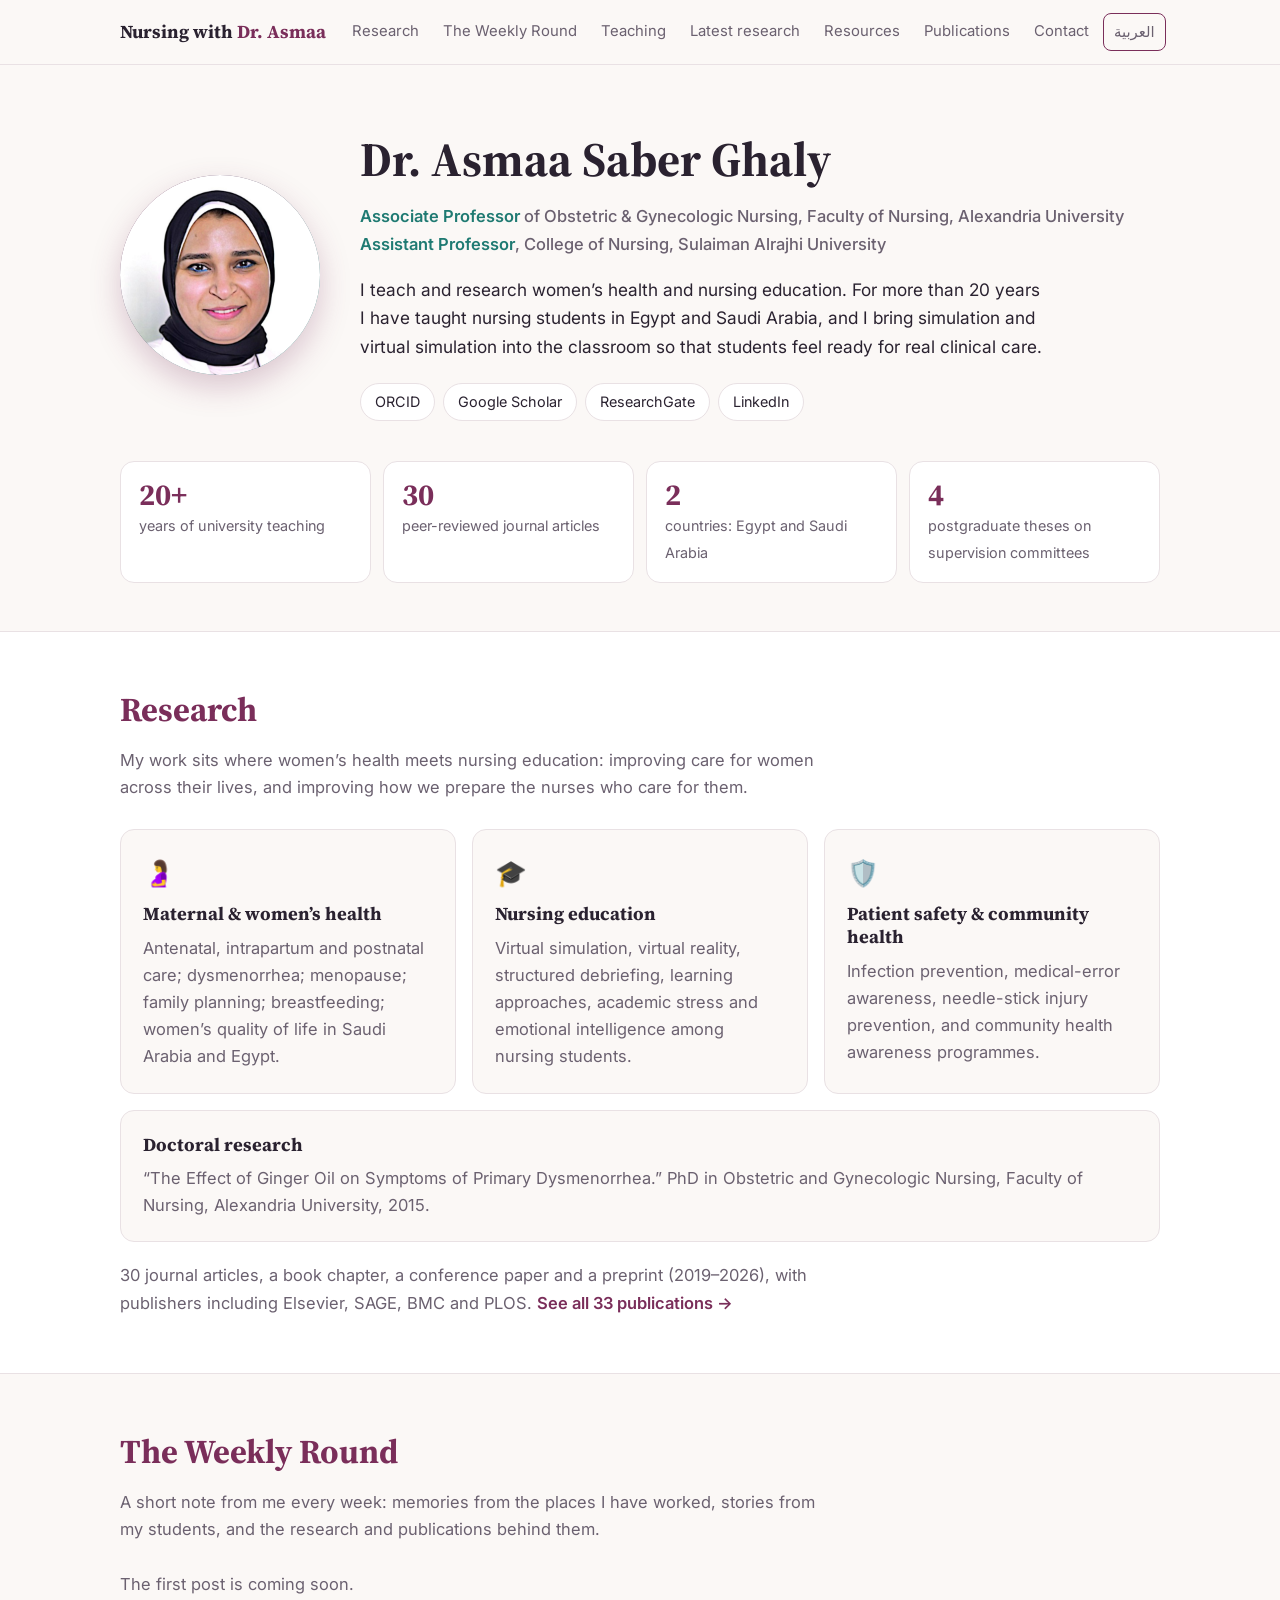
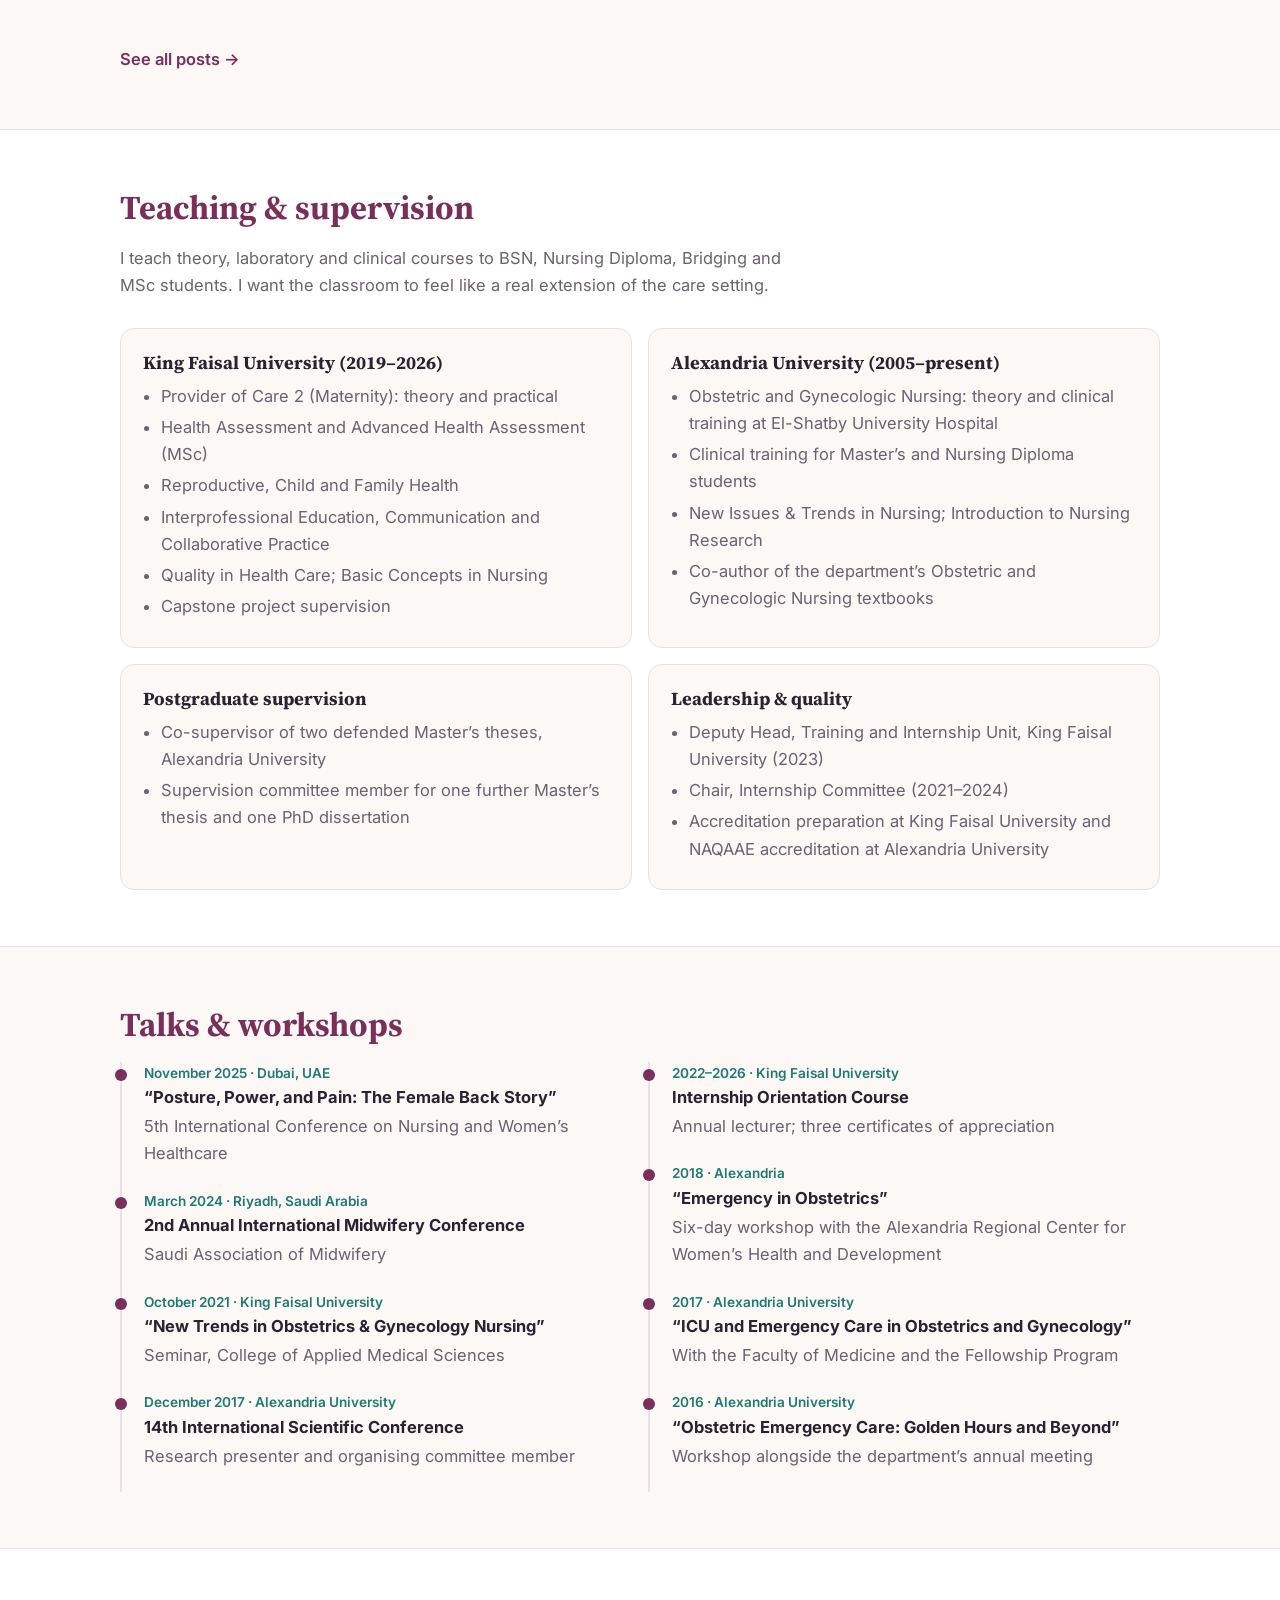
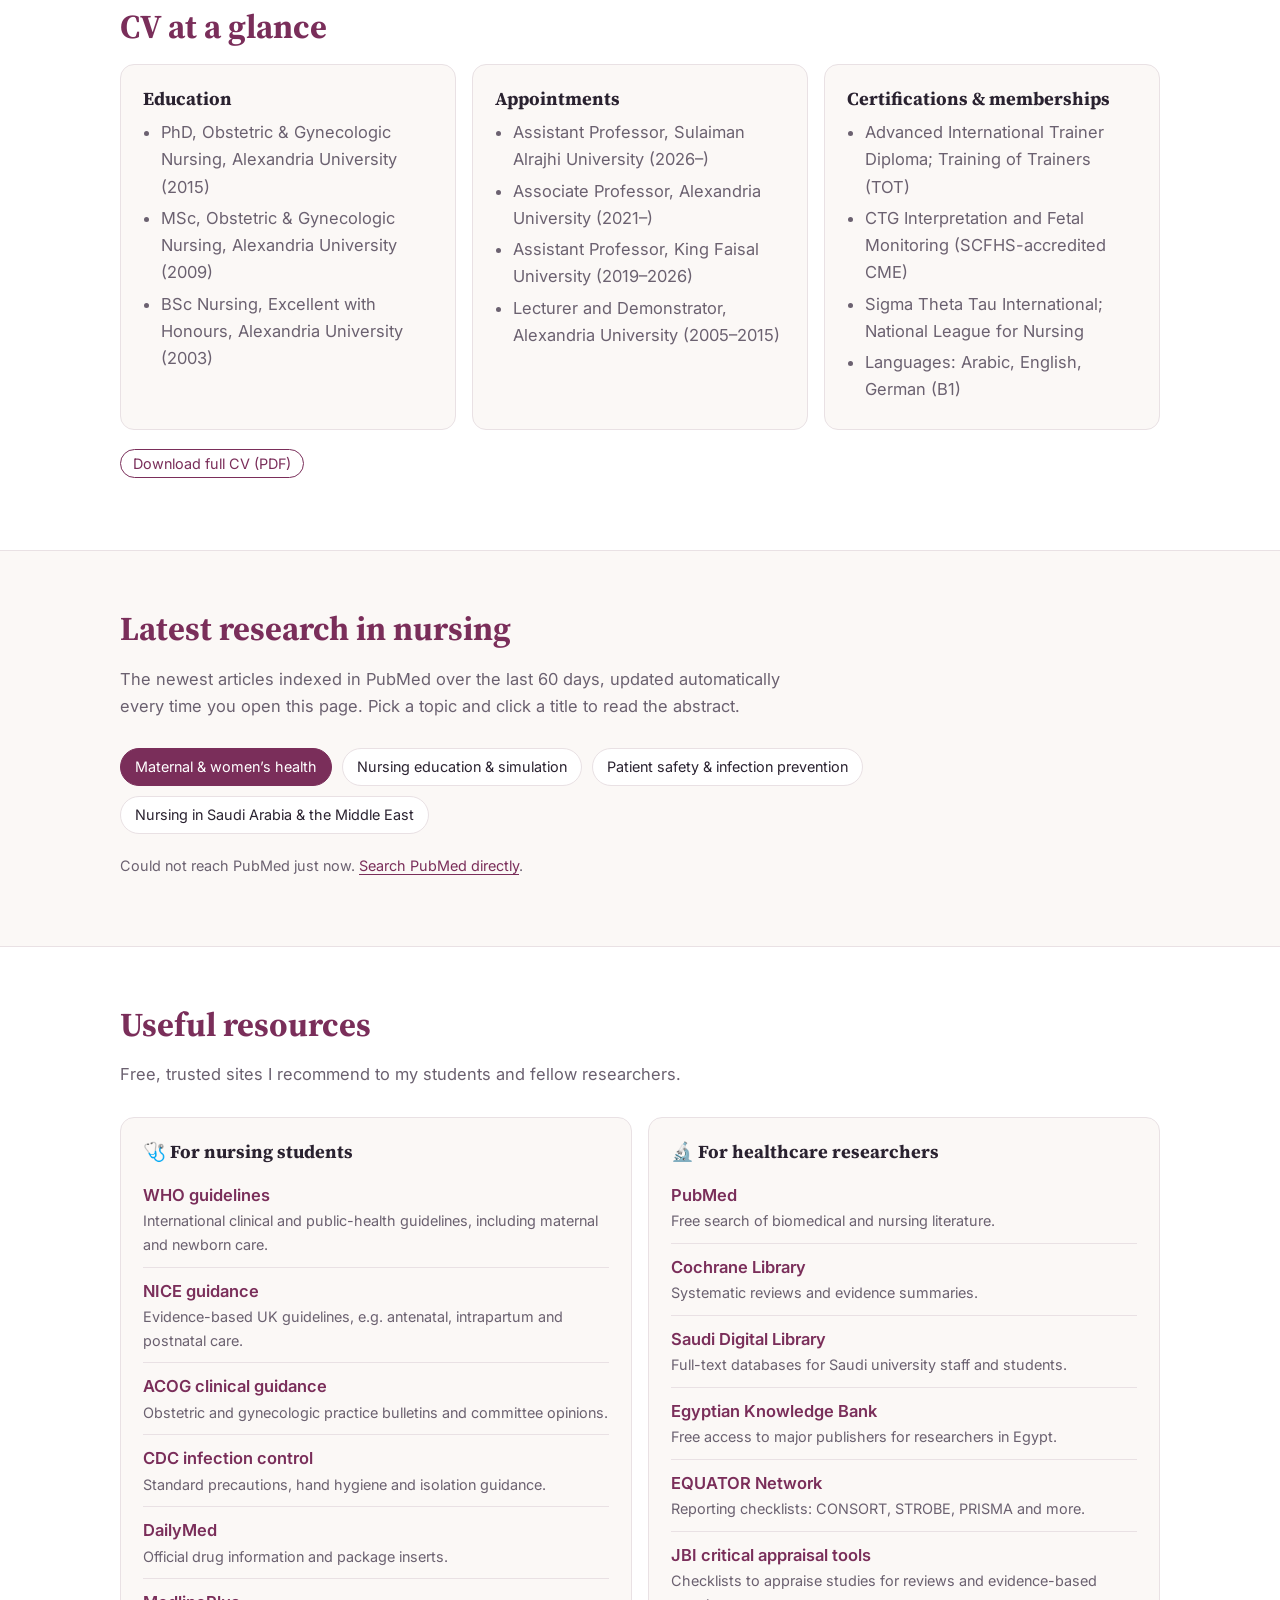
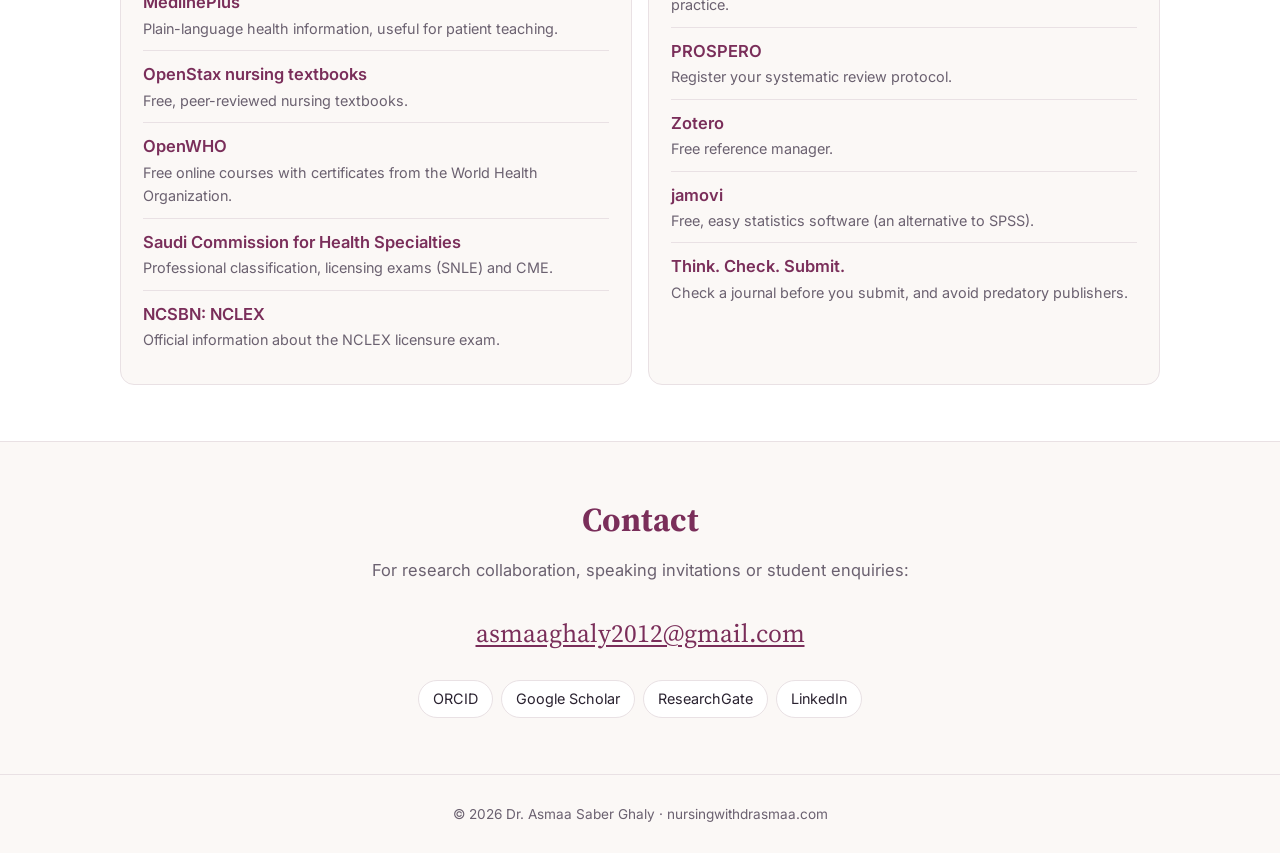
<file: index.html>
<!doctype html>
<html lang="en" dir="ltr">
<head>
  <meta charset="utf-8">
  <meta name="viewport" content="width=device-width, initial-scale=1">
  <title>Dr. Asmaa Saber Ghaly | Nursing with Dr. Asmaa</title>
  <meta name="description" content="Dr. Asmaa Saber Ghaly, Associate Professor of Obstetric and Gynecologic Nursing. Research, publications and teaching in women's health and nursing education.">
  <link rel="alternate" hreflang="ar" href="https://nursingwithdrasmaa.com/ar/">
  <link rel="alternate" hreflang="en" href="https://nursingwithdrasmaa.com/">
  <link rel="preconnect" href="https://fonts.googleapis.com">
  <link rel="preconnect" href="https://fonts.gstatic.com" crossorigin>
  <link href="https://fonts.googleapis.com/css2?family=Inter:wght@400;500;600&family=Source+Serif+4:wght@600;700&display=swap" rel="stylesheet">
  <link rel="stylesheet" href="assets/style.css">
</head>
<body>

<header class="site-header">
  <div class="wrap">
    <a class="logo" href="#top">Nursing with <span>Dr. Asmaa</span></a>
    <button class="menu-btn" aria-label="Menu">☰</button>
    <nav class="nav">
      <a href="#research">Research</a>
      <a href="#weekly">The Weekly Round</a>
      <a href="#teaching">Teaching</a>
      <a href="#latest">Latest research</a>
      <a href="#resources">Resources</a>
      <a href="publications.html">Publications</a>
      <a href="#contact">Contact</a>
      <a class="lang" href="ar/" lang="ar">العربية</a>
    </nav>
  </div>
</header>

<main id="top">
  <section class="hero">
    <div class="wrap hero-grid">
      <div class="portrait"><img src="assets/photo.jpg" alt="Dr. Asmaa Saber Ghaly"></div>
      <div>
        <h1>Dr. Asmaa Saber Ghaly</h1>
        <ul class="titles">
          <li><strong>Associate Professor</strong> of Obstetric &amp; Gynecologic Nursing, Faculty of Nursing, Alexandria University</li>
          <li><strong>Assistant Professor</strong>, College of Nursing, Sulaiman Alrajhi University</li>
        </ul>
        <p class="lead">I teach and research women’s health and nursing education. For more than 20 years I have taught nursing students in Egypt and Saudi Arabia, and I bring simulation and virtual simulation into the classroom so that students feel ready for real clinical care.</p>
        <div class="links">
          <a class="chip-link" href="https://orcid.org/0000-0002-0680-6633" target="_blank" rel="noopener">ORCID</a>
          <a class="chip-link" href="https://scholar.google.com/citations?user=RjjwzyQAAAAJ" target="_blank" rel="noopener">Google Scholar</a>
          <a class="chip-link" href="https://www.researchgate.net/profile/Asmaa-Ghaly-2" target="_blank" rel="noopener">ResearchGate</a>
          <a class="chip-link" href="https://www.linkedin.com/in/dr-asmaa-saber-ghaly-90447012b" target="_blank" rel="noopener">LinkedIn</a>
        </div>
      </div>
    </div>
    <div class="wrap">
      <div class="stats">
        <div class="stat"><b>20+</b><span>years of university teaching</span></div>
        <div class="stat"><b>30</b><span>peer-reviewed journal articles</span></div>
        <div class="stat"><b>2</b><span>countries: Egypt and Saudi Arabia</span></div>
        <div class="stat"><b>4</b><span>postgraduate theses on supervision committees</span></div>
      </div>
    </div>
  </section>

  <section class="block alt" id="research">
    <div class="wrap">
      <h2>Research</h2>
      <p class="intro">My work sits where women’s health meets nursing education: improving care for women across their lives, and improving how we prepare the nurses who care for them.</p>
      <div class="grid-3">
        <div class="card">
          <div class="icon">🤰</div>
          <h3>Maternal &amp; women’s health</h3>
          <p>Antenatal, intrapartum and postnatal care; dysmenorrhea; menopause; family planning; breastfeeding; women’s quality of life in Saudi Arabia and Egypt.</p>
        </div>
        <div class="card">
          <div class="icon">🎓</div>
          <h3>Nursing education</h3>
          <p>Virtual simulation, virtual reality, structured debriefing, learning approaches, academic stress and emotional intelligence among nursing students.</p>
        </div>
        <div class="card">
          <div class="icon">🛡️</div>
          <h3>Patient safety &amp; community health</h3>
          <p>Infection prevention, medical-error awareness, needle-stick injury prevention, and community health awareness programmes.</p>
        </div>
      </div>
      <div class="card" style="margin-top:16px">
        <h3>Doctoral research</h3>
        <p>“The Effect of Ginger Oil on Symptoms of Primary Dysmenorrhea.” PhD in Obstetric and Gynecologic Nursing, Faculty of Nursing, Alexandria University, 2015.</p>
      </div>
      <p class="intro" style="margin:20px 0 0">30 journal articles, a book chapter, a conference paper and a preprint (2019–2026), with publishers including Elsevier, SAGE, BMC and PLOS. <a class="more-link" style="margin:0" href="publications.html">See all 33 publications →</a></p>
    </div>
  </section>

  <section class="block" id="weekly">
    <div class="wrap">
      <h2>The Weekly Round</h2>
      <p class="intro">A short note from me every week: memories from the places I have worked, stories from my students, and the research and publications behind them.</p>
      <div class="post-cards" id="latest-posts"></div>
      <a class="more-link" href="posts.html">See all posts →</a>
    </div>
  </section>

  <section class="block alt" id="teaching">
    <div class="wrap">
      <h2>Teaching &amp; supervision</h2>
      <p class="intro">I teach theory, laboratory and clinical courses to BSN, Nursing Diploma, Bridging and MSc students. I want the classroom to feel like a real extension of the care setting.</p>
      <div class="grid-2">
        <div class="card">
          <h3>King Faisal University (2019–2026)</h3>
          <ul>
            <li>Provider of Care 2 (Maternity): theory and practical</li>
            <li>Health Assessment and Advanced Health Assessment (MSc)</li>
            <li>Reproductive, Child and Family Health</li>
            <li>Interprofessional Education, Communication and Collaborative Practice</li>
            <li>Quality in Health Care; Basic Concepts in Nursing</li>
            <li>Capstone project supervision</li>
          </ul>
        </div>
        <div class="card">
          <h3>Alexandria University (2005–present)</h3>
          <ul>
            <li>Obstetric and Gynecologic Nursing: theory and clinical training at El-Shatby University Hospital</li>
            <li>Clinical training for Master’s and Nursing Diploma students</li>
            <li>New Issues &amp; Trends in Nursing; Introduction to Nursing Research</li>
            <li>Co-author of the department’s Obstetric and Gynecologic Nursing textbooks</li>
          </ul>
        </div>
        <div class="card">
          <h3>Postgraduate supervision</h3>
          <ul>
            <li>Co-supervisor of two defended Master’s theses, Alexandria University</li>
            <li>Supervision committee member for one further Master’s thesis and one PhD dissertation</li>
          </ul>
        </div>
        <div class="card">
          <h3>Leadership &amp; quality</h3>
          <ul>
            <li>Deputy Head, Training and Internship Unit, King Faisal University (2023)</li>
            <li>Chair, Internship Committee (2021–2024)</li>
            <li>Accreditation preparation at King Faisal University and NAQAAE accreditation at Alexandria University</li>
          </ul>
        </div>
      </div>
    </div>
  </section>

  <section class="block" id="talks">
    <div class="wrap">
      <h2>Talks &amp; workshops</h2>
      <div class="grid-2">
        <ul class="timeline">
          <li><div class="when">November 2025 · Dubai, UAE</div><strong>“Posture, Power, and Pain: The Female Back Story”</strong><p>5th International Conference on Nursing and Women’s Healthcare</p></li>
          <li><div class="when">March 2024 · Riyadh, Saudi Arabia</div><strong>2nd Annual International Midwifery Conference</strong><p>Saudi Association of Midwifery</p></li>
          <li><div class="when">October 2021 · King Faisal University</div><strong>“New Trends in Obstetrics &amp; Gynecology Nursing”</strong><p>Seminar, College of Applied Medical Sciences</p></li>
          <li><div class="when">December 2017 · Alexandria University</div><strong>14th International Scientific Conference</strong><p>Research presenter and organising committee member</p></li>
        </ul>
        <ul class="timeline">
          <li><div class="when">2022–2026 · King Faisal University</div><strong>Internship Orientation Course</strong><p>Annual lecturer; three certificates of appreciation</p></li>
          <li><div class="when">2018 · Alexandria</div><strong>“Emergency in Obstetrics”</strong><p>Six-day workshop with the Alexandria Regional Center for Women’s Health and Development</p></li>
          <li><div class="when">2017 · Alexandria University</div><strong>“ICU and Emergency Care in Obstetrics and Gynecology”</strong><p>With the Faculty of Medicine and the Fellowship Program</p></li>
          <li><div class="when">2016 · Alexandria University</div><strong>“Obstetric Emergency Care: Golden Hours and Beyond”</strong><p>Workshop alongside the department’s annual meeting</p></li>
        </ul>
      </div>
    </div>
  </section>

  <section class="block alt" id="cv">
    <div class="wrap">
      <h2>CV at a glance</h2>
      <div class="grid-3">
        <div class="card">
          <h3>Education</h3>
          <ul>
            <li>PhD, Obstetric &amp; Gynecologic Nursing, Alexandria University (2015)</li>
            <li>MSc, Obstetric &amp; Gynecologic Nursing, Alexandria University (2009)</li>
            <li>BSc Nursing, Excellent with Honours, Alexandria University (2003)</li>
          </ul>
        </div>
        <div class="card">
          <h3>Appointments</h3>
          <ul>
            <li>Assistant Professor, Sulaiman Alrajhi University (2026–)</li>
            <li>Associate Professor, Alexandria University (2021–)</li>
            <li>Assistant Professor, King Faisal University (2019–2026)</li>
            <li>Lecturer and Demonstrator, Alexandria University (2005–2015)</li>
          </ul>
        </div>
        <div class="card">
          <h3>Certifications &amp; memberships</h3>
          <ul>
            <li>Advanced International Trainer Diploma; Training of Trainers (TOT)</li>
            <li>CTG Interpretation and Fetal Monitoring (SCFHS-accredited CME)</li>
            <li>Sigma Theta Tau International; National League for Nursing</li>
            <li>Languages: Arabic, English, German (B1)</li>
          </ul>
        </div>
      </div>
      <p style="margin-top:20px"><a class="lang" href="assets/CV-Dr-Asmaa-Saber-Ghaly.pdf" download>Download full CV (PDF)</a></p>
    </div>
  </section>

  <section class="block" id="latest">
    <div class="wrap">
      <h2>Latest research in nursing</h2>
      <p class="intro">The newest articles indexed in PubMed over the last 60 days, updated automatically every time you open this page. Pick a topic and click a title to read the abstract.</p>
      <div class="pub-tools">
        <button class="filter feed-filter" data-topic="W" aria-pressed="true">Maternal &amp; women’s health</button>
        <button class="filter feed-filter" data-topic="E" aria-pressed="false">Nursing education &amp; simulation</button>
        <button class="filter feed-filter" data-topic="S" aria-pressed="false">Patient safety &amp; infection prevention</button>
        <button class="filter feed-filter" data-topic="M" aria-pressed="false">Nursing in Saudi Arabia &amp; the Middle East</button>
      </div>
      <div class="feed-status" id="feed-status"></div>
      <ul class="feed" id="feed"></ul>
    </div>
  </section>

  <section class="block alt" id="resources">
    <div class="wrap">
      <h2>Useful resources</h2>
      <p class="intro">Free, trusted sites I recommend to my students and fellow researchers.</p>
      <div class="grid-2">
        <div class="card res-group">
          <h3>🩺 For nursing students</h3>
          <ul class="res-list">
            <li><a href="https://www.who.int/publications/who-guidelines" target="_blank" rel="noopener">WHO guidelines</a><span>International clinical and public-health guidelines, including maternal and newborn care.</span></li>
            <li><a href="https://www.nice.org.uk/guidance" target="_blank" rel="noopener">NICE guidance</a><span>Evidence-based UK guidelines, e.g. antenatal, intrapartum and postnatal care.</span></li>
            <li><a href="https://www.acog.org/clinical" target="_blank" rel="noopener">ACOG clinical guidance</a><span>Obstetric and gynecologic practice bulletins and committee opinions.</span></li>
            <li><a href="https://www.cdc.gov/infection-control/" target="_blank" rel="noopener">CDC infection control</a><span>Standard precautions, hand hygiene and isolation guidance.</span></li>
            <li><a href="https://dailymed.nlm.nih.gov/" target="_blank" rel="noopener">DailyMed</a><span>Official drug information and package inserts.</span></li>
            <li><a href="https://medlineplus.gov/" target="_blank" rel="noopener">MedlinePlus</a><span>Plain-language health information, useful for patient teaching.</span></li>
            <li><a href="https://openstax.org/subjects/nursing" target="_blank" rel="noopener">OpenStax nursing textbooks</a><span>Free, peer-reviewed nursing textbooks.</span></li>
            <li><a href="https://openwho.org/" target="_blank" rel="noopener">OpenWHO</a><span>Free online courses with certificates from the World Health Organization.</span></li>
            <li><a href="https://scfhs.org.sa/" target="_blank" rel="noopener">Saudi Commission for Health Specialties</a><span>Professional classification, licensing exams (SNLE) and CME.</span></li>
            <li><a href="https://www.ncsbn.org/exams.page" target="_blank" rel="noopener">NCSBN: NCLEX</a><span>Official information about the NCLEX licensure exam.</span></li>
          </ul>
        </div>
        <div class="card res-group">
          <h3>🔬 For healthcare researchers</h3>
          <ul class="res-list">
            <li><a href="https://pubmed.ncbi.nlm.nih.gov/" target="_blank" rel="noopener">PubMed</a><span>Free search of biomedical and nursing literature.</span></li>
            <li><a href="https://www.cochranelibrary.com/" target="_blank" rel="noopener">Cochrane Library</a><span>Systematic reviews and evidence summaries.</span></li>
            <li><a href="https://sdl.edu.sa/" target="_blank" rel="noopener">Saudi Digital Library</a><span>Full-text databases for Saudi university staff and students.</span></li>
            <li><a href="https://www.ekb.eg/" target="_blank" rel="noopener">Egyptian Knowledge Bank</a><span>Free access to major publishers for researchers in Egypt.</span></li>
            <li><a href="https://www.equator-network.org/" target="_blank" rel="noopener">EQUATOR Network</a><span>Reporting checklists: CONSORT, STROBE, PRISMA and more.</span></li>
            <li><a href="https://jbi.global/critical-appraisal-tools" target="_blank" rel="noopener">JBI critical appraisal tools</a><span>Checklists to appraise studies for reviews and evidence-based practice.</span></li>
            <li><a href="https://www.crd.york.ac.uk/prospero/" target="_blank" rel="noopener">PROSPERO</a><span>Register your systematic review protocol.</span></li>
            <li><a href="https://www.zotero.org/" target="_blank" rel="noopener">Zotero</a><span>Free reference manager.</span></li>
            <li><a href="https://www.jamovi.org/" target="_blank" rel="noopener">jamovi</a><span>Free, easy statistics software (an alternative to SPSS).</span></li>
            <li><a href="https://thinkchecksubmit.org/" target="_blank" rel="noopener">Think. Check. Submit.</a><span>Check a journal before you submit, and avoid predatory publishers.</span></li>
          </ul>
        </div>
      </div>
    </div>
  </section>

  <section class="block contact" id="contact">
    <div class="wrap">
      <h2>Contact</h2>
      <p class="intro" style="margin-inline:auto">For research collaboration, speaking invitations or student enquiries:</p>
      <p class="big"><a href="mailto:asmaaghaly2012@gmail.com">asmaaghaly2012@gmail.com</a></p>
      <div class="links">
        <a class="chip-link" href="https://orcid.org/0000-0002-0680-6633" target="_blank" rel="noopener">ORCID</a>
        <a class="chip-link" href="https://scholar.google.com/citations?user=RjjwzyQAAAAJ" target="_blank" rel="noopener">Google Scholar</a>
        <a class="chip-link" href="https://www.researchgate.net/profile/Asmaa-Ghaly-2" target="_blank" rel="noopener">ResearchGate</a>
        <a class="chip-link" href="https://www.linkedin.com/in/dr-asmaa-saber-ghaly-90447012b" target="_blank" rel="noopener">LinkedIn</a>
      </div>
    </div>
  </section>
</main>

<footer>© 2026 Dr. Asmaa Saber Ghaly · nursingwithdrasmaa.com</footer>

<script src="assets/publications.js"></script>
<script src="assets/posts.js"></script>
<script src="assets/feed.js"></script>
<script>
  initMenu();
  initLatestPosts("en", "posts.html", { soon: "The first post is coming soon.", more: "Read more" });
  initFeed({
    loading: "Loading the latest articles from PubMed…",
    source: "Source: PubMed (U.S. National Library of Medicine), last 60 days.",
    empty: "No new articles found for this topic right now.",
    error: 'Could not reach PubMed just now. <a href="https://pubmed.ncbi.nlm.nih.gov/" target="_blank" rel="noopener">Search PubMed directly</a>.'
  });
</script>
</body>
</html>
</file>
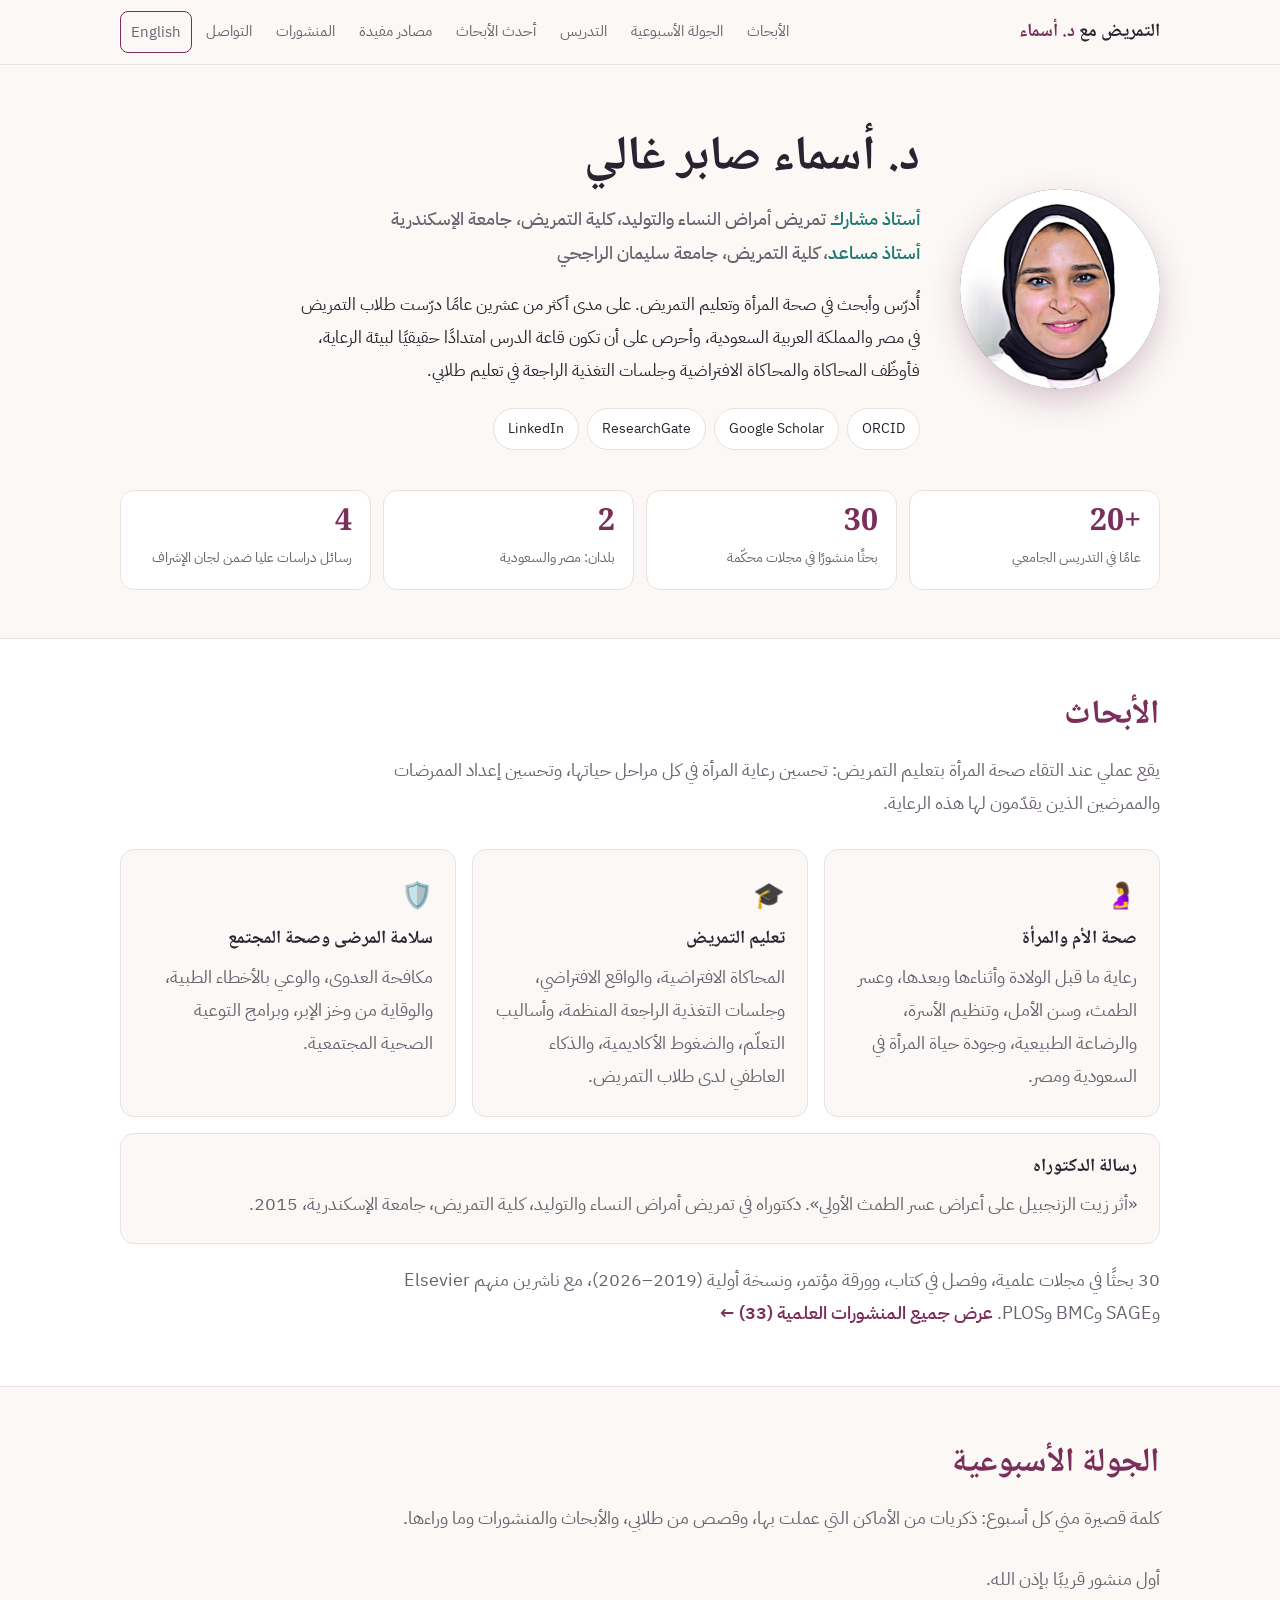
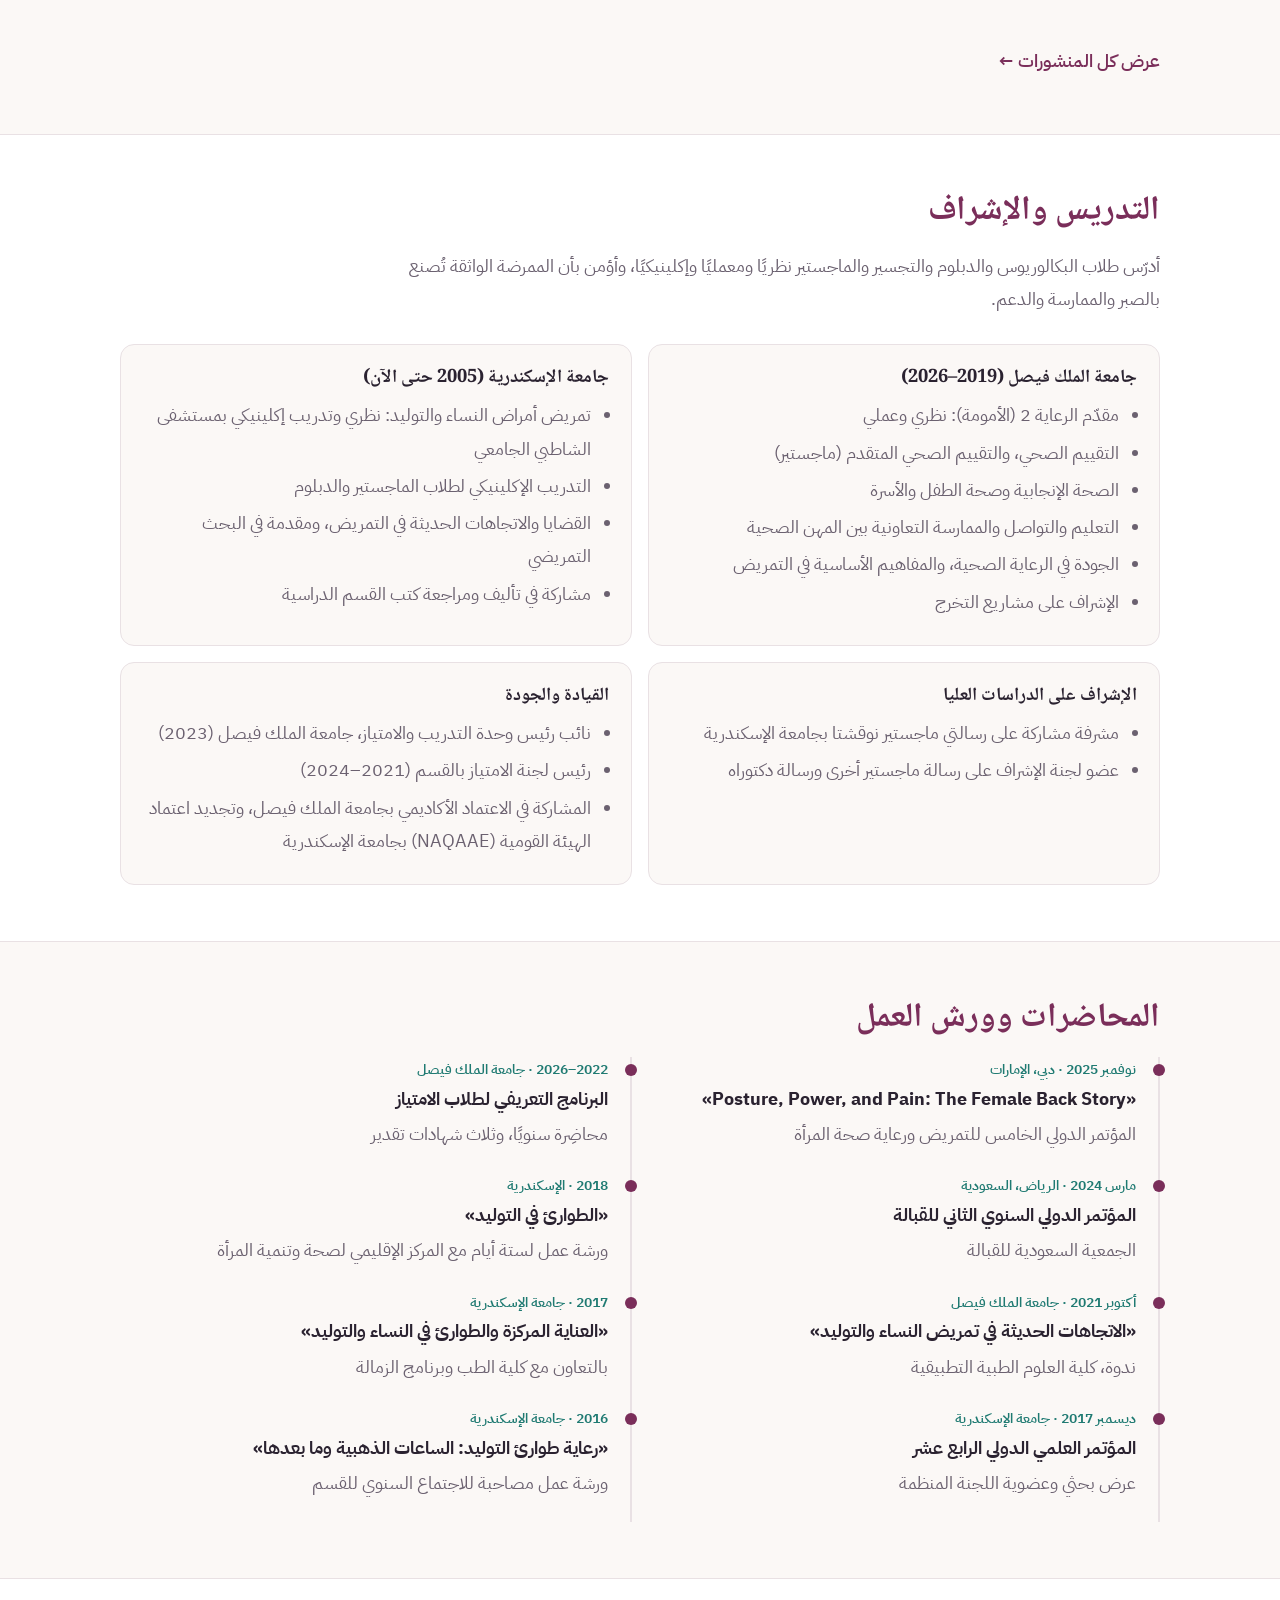
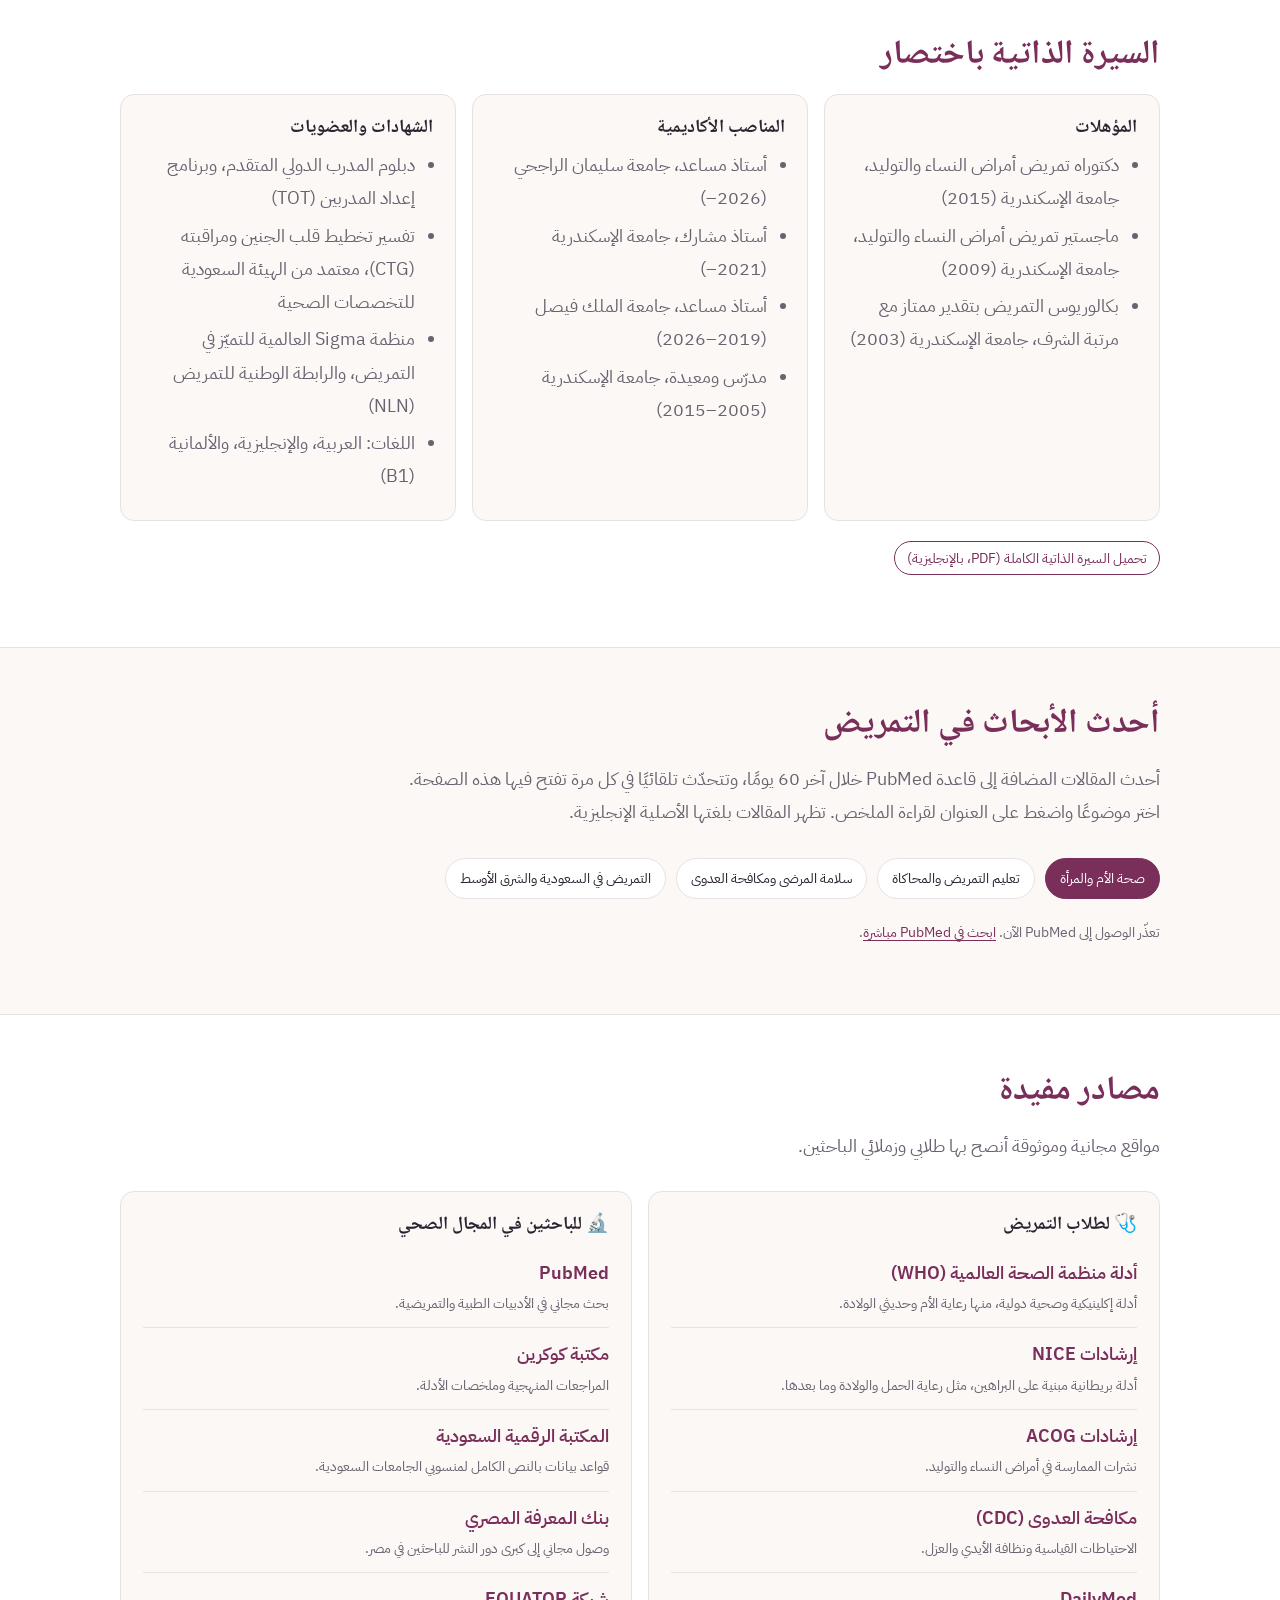
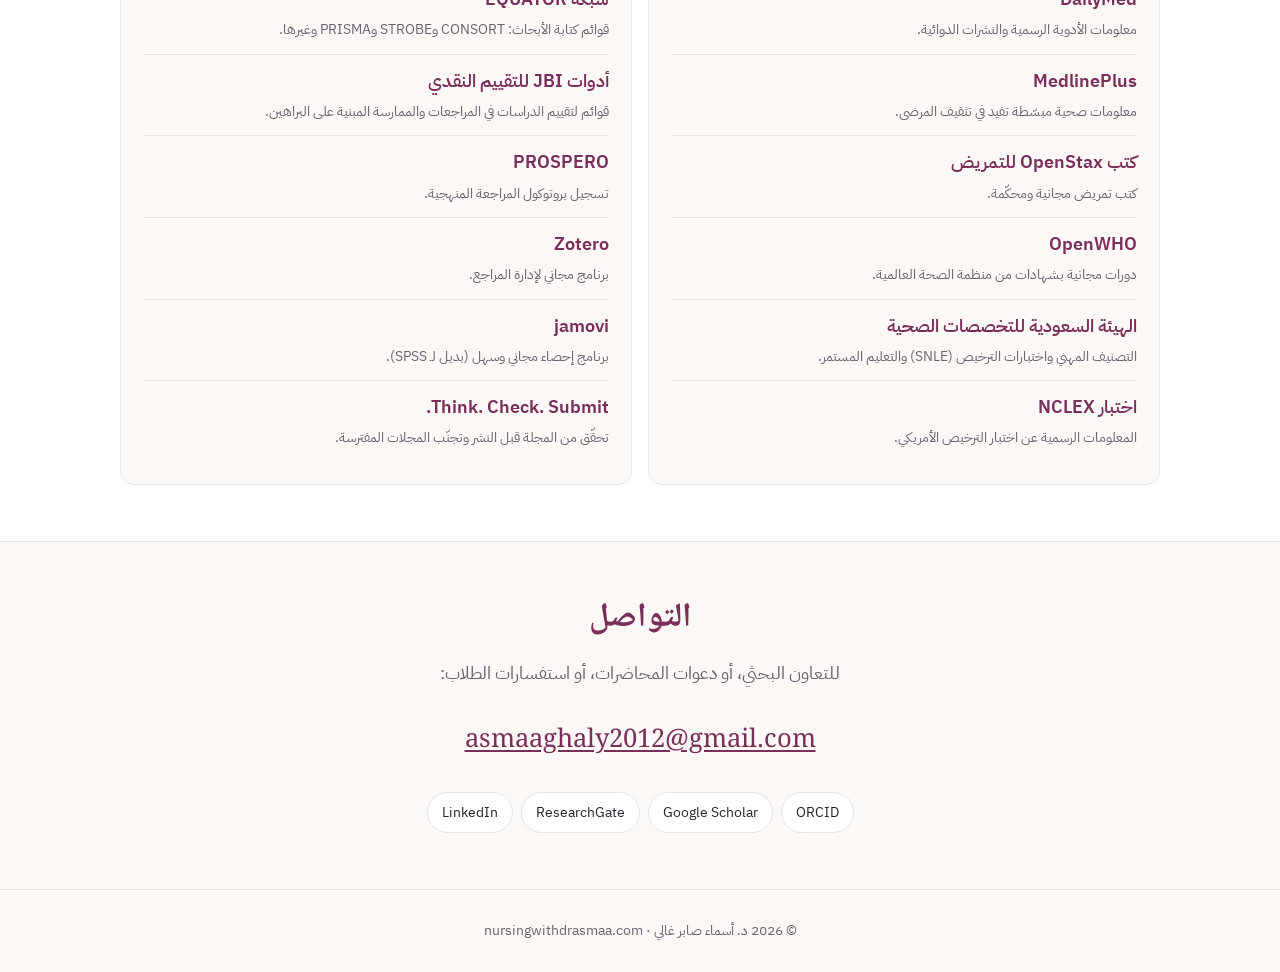
<file: ar/index.html>
<!doctype html>
<html lang="ar" dir="rtl">
<head>
  <meta charset="utf-8">
  <meta name="viewport" content="width=device-width, initial-scale=1">
  <title>د. أسماء صابر غالي | التمريض مع د. أسماء</title>
  <meta name="description" content="د. أسماء صابر غالي، أستاذ مشارك تمريض أمراض النساء والتوليد. الأبحاث والمنشورات والتدريس في صحة المرأة وتعليم التمريض.">
  <link rel="alternate" hreflang="en" href="https://nursingwithdrasmaa.com/">
  <link rel="alternate" hreflang="ar" href="https://nursingwithdrasmaa.com/ar/">
  <link rel="preconnect" href="https://fonts.googleapis.com">
  <link rel="preconnect" href="https://fonts.gstatic.com" crossorigin>
  <link href="https://fonts.googleapis.com/css2?family=IBM+Plex+Sans+Arabic:wght@400;500;600&family=Noto+Naskh+Arabic:wght@600;700&family=Inter:wght@400;600&display=swap" rel="stylesheet">
  <link rel="stylesheet" href="../assets/style.css">
</head>
<body>

<header class="site-header">
  <div class="wrap">
    <a class="logo" href="#top">التمريض مع <span>د. أسماء</span></a>
    <button class="menu-btn" aria-label="القائمة">☰</button>
    <nav class="nav">
      <a href="#research">الأبحاث</a>
      <a href="#weekly">الجولة الأسبوعية</a>
      <a href="#teaching">التدريس</a>
      <a href="#latest">أحدث الأبحاث</a>
      <a href="#resources">مصادر مفيدة</a>
      <a href="publications.html">المنشورات</a>
      <a href="#contact">التواصل</a>
      <a class="lang" href="../" lang="en">English</a>
    </nav>
  </div>
</header>

<main id="top">
  <section class="hero">
    <div class="wrap hero-grid">
      <div class="portrait"><img src="../assets/photo.jpg" alt="د. أسماء صابر غالي"></div>
      <div>
        <h1>د. أسماء صابر غالي</h1>
        <ul class="titles">
          <li><strong>أستاذ مشارك</strong> تمريض أمراض النساء والتوليد، كلية التمريض، جامعة الإسكندرية</li>
          <li><strong>أستاذ مساعد</strong>، كلية التمريض، جامعة سليمان الراجحي</li>
        </ul>
        <p class="lead">أُدرّس وأبحث في صحة المرأة وتعليم التمريض. على مدى أكثر من عشرين عامًا درّست طلاب التمريض في مصر والمملكة العربية السعودية، وأحرص على أن تكون قاعة الدرس امتدادًا حقيقيًا لبيئة الرعاية، فأوظّف المحاكاة والمحاكاة الافتراضية وجلسات التغذية الراجعة في تعليم طلابي.</p>
        <div class="links">
          <a class="chip-link" href="https://orcid.org/0000-0002-0680-6633" target="_blank" rel="noopener">ORCID</a>
          <a class="chip-link" href="https://scholar.google.com/citations?user=RjjwzyQAAAAJ" target="_blank" rel="noopener">Google Scholar</a>
          <a class="chip-link" href="https://www.researchgate.net/profile/Asmaa-Ghaly-2" target="_blank" rel="noopener">ResearchGate</a>
          <a class="chip-link" href="https://www.linkedin.com/in/dr-asmaa-saber-ghaly-90447012b" target="_blank" rel="noopener">LinkedIn</a>
        </div>
      </div>
    </div>
    <div class="wrap">
      <div class="stats">
        <div class="stat"><b>+20</b><span>عامًا في التدريس الجامعي</span></div>
        <div class="stat"><b>30</b><span>بحثًا منشورًا في مجلات محكّمة</span></div>
        <div class="stat"><b>2</b><span>بلدان: مصر والسعودية</span></div>
        <div class="stat"><b>4</b><span>رسائل دراسات عليا ضمن لجان الإشراف</span></div>
      </div>
    </div>
  </section>

  <section class="block alt" id="research">
    <div class="wrap">
      <h2>الأبحاث</h2>
      <p class="intro">يقع عملي عند التقاء صحة المرأة بتعليم التمريض: تحسين رعاية المرأة في كل مراحل حياتها، وتحسين إعداد الممرضات والممرضين الذين يقدّمون لها هذه الرعاية.</p>
      <div class="grid-3">
        <div class="card">
          <div class="icon">🤰</div>
          <h3>صحة الأم والمرأة</h3>
          <p>رعاية ما قبل الولادة وأثناءها وبعدها، وعسر الطمث، وسن الأمل، وتنظيم الأسرة، والرضاعة الطبيعية، وجودة حياة المرأة في السعودية ومصر.</p>
        </div>
        <div class="card">
          <div class="icon">🎓</div>
          <h3>تعليم التمريض</h3>
          <p>المحاكاة الافتراضية، والواقع الافتراضي، وجلسات التغذية الراجعة المنظمة، وأساليب التعلّم، والضغوط الأكاديمية، والذكاء العاطفي لدى طلاب التمريض.</p>
        </div>
        <div class="card">
          <div class="icon">🛡️</div>
          <h3>سلامة المرضى وصحة المجتمع</h3>
          <p>مكافحة العدوى، والوعي بالأخطاء الطبية، والوقاية من وخز الإبر، وبرامج التوعية الصحية المجتمعية.</p>
        </div>
      </div>
      <div class="card" style="margin-top:16px">
        <h3>رسالة الدكتوراه</h3>
        <p>«أثر زيت الزنجبيل على أعراض عسر الطمث الأولي». دكتوراه في تمريض أمراض النساء والتوليد، كلية التمريض، جامعة الإسكندرية، 2015.</p>
      </div>
      <p class="intro" style="margin:20px 0 0">30 بحثًا في مجلات علمية، وفصل في كتاب، وورقة مؤتمر، ونسخة أولية (2019–2026)، مع ناشرين منهم Elsevier وSAGE وBMC وPLOS. <a class="more-link" style="margin:0" href="publications.html">عرض جميع المنشورات العلمية (33) ←</a></p>
    </div>
  </section>

  <section class="block" id="weekly">
    <div class="wrap">
      <h2>الجولة الأسبوعية</h2>
      <p class="intro">كلمة قصيرة مني كل أسبوع: ذكريات من الأماكن التي عملت بها، وقصص من طلابي، والأبحاث والمنشورات وما وراءها.</p>
      <div class="post-cards" id="latest-posts"></div>
      <a class="more-link" href="posts.html">عرض كل المنشورات ←</a>
    </div>
  </section>

  <section class="block alt" id="teaching">
    <div class="wrap">
      <h2>التدريس والإشراف</h2>
      <p class="intro">أدرّس طلاب البكالوريوس والدبلوم والتجسير والماجستير نظريًا ومعمليًا وإكلينيكيًا، وأؤمن بأن الممرضة الواثقة تُصنع بالصبر والممارسة والدعم.</p>
      <div class="grid-2">
        <div class="card">
          <h3>جامعة الملك فيصل (2019–2026)</h3>
          <ul>
            <li>مقدّم الرعاية 2 (الأمومة): نظري وعملي</li>
            <li>التقييم الصحي، والتقييم الصحي المتقدم (ماجستير)</li>
            <li>الصحة الإنجابية وصحة الطفل والأسرة</li>
            <li>التعليم والتواصل والممارسة التعاونية بين المهن الصحية</li>
            <li>الجودة في الرعاية الصحية، والمفاهيم الأساسية في التمريض</li>
            <li>الإشراف على مشاريع التخرج</li>
          </ul>
        </div>
        <div class="card">
          <h3>جامعة الإسكندرية (2005 حتى الآن)</h3>
          <ul>
            <li>تمريض أمراض النساء والتوليد: نظري وتدريب إكلينيكي بمستشفى الشاطبي الجامعي</li>
            <li>التدريب الإكلينيكي لطلاب الماجستير والدبلوم</li>
            <li>القضايا والاتجاهات الحديثة في التمريض، ومقدمة في البحث التمريضي</li>
            <li>مشاركة في تأليف ومراجعة كتب القسم الدراسية</li>
          </ul>
        </div>
        <div class="card">
          <h3>الإشراف على الدراسات العليا</h3>
          <ul>
            <li>مشرفة مشاركة على رسالتي ماجستير نوقشتا بجامعة الإسكندرية</li>
            <li>عضو لجنة الإشراف على رسالة ماجستير أخرى ورسالة دكتوراه</li>
          </ul>
        </div>
        <div class="card">
          <h3>القيادة والجودة</h3>
          <ul>
            <li>نائب رئيس وحدة التدريب والامتياز، جامعة الملك فيصل (2023)</li>
            <li>رئيس لجنة الامتياز بالقسم (2021–2024)</li>
            <li>المشاركة في الاعتماد الأكاديمي بجامعة الملك فيصل، وتجديد اعتماد الهيئة القومية (NAQAAE) بجامعة الإسكندرية</li>
          </ul>
        </div>
      </div>
    </div>
  </section>

  <section class="block" id="talks">
    <div class="wrap">
      <h2>المحاضرات وورش العمل</h2>
      <div class="grid-2">
        <ul class="timeline">
          <li><div class="when">نوفمبر 2025 · دبي، الإمارات</div><strong>«Posture, Power, and Pain: The Female Back Story»</strong><p>المؤتمر الدولي الخامس للتمريض ورعاية صحة المرأة</p></li>
          <li><div class="when">مارس 2024 · الرياض، السعودية</div><strong>المؤتمر الدولي السنوي الثاني للقبالة</strong><p>الجمعية السعودية للقبالة</p></li>
          <li><div class="when">أكتوبر 2021 · جامعة الملك فيصل</div><strong>«الاتجاهات الحديثة في تمريض النساء والتوليد»</strong><p>ندوة، كلية العلوم الطبية التطبيقية</p></li>
          <li><div class="when">ديسمبر 2017 · جامعة الإسكندرية</div><strong>المؤتمر العلمي الدولي الرابع عشر</strong><p>عرض بحثي وعضوية اللجنة المنظمة</p></li>
        </ul>
        <ul class="timeline">
          <li><div class="when">2022–2026 · جامعة الملك فيصل</div><strong>البرنامج التعريفي لطلاب الامتياز</strong><p>محاضِرة سنويًا، وثلاث شهادات تقدير</p></li>
          <li><div class="when">2018 · الإسكندرية</div><strong>«الطوارئ في التوليد»</strong><p>ورشة عمل لستة أيام مع المركز الإقليمي لصحة وتنمية المرأة</p></li>
          <li><div class="when">2017 · جامعة الإسكندرية</div><strong>«العناية المركزة والطوارئ في النساء والتوليد»</strong><p>بالتعاون مع كلية الطب وبرنامج الزمالة</p></li>
          <li><div class="when">2016 · جامعة الإسكندرية</div><strong>«رعاية طوارئ التوليد: الساعات الذهبية وما بعدها»</strong><p>ورشة عمل مصاحبة للاجتماع السنوي للقسم</p></li>
        </ul>
      </div>
    </div>
  </section>

  <section class="block alt" id="cv">
    <div class="wrap">
      <h2>السيرة الذاتية باختصار</h2>
      <div class="grid-3">
        <div class="card">
          <h3>المؤهلات</h3>
          <ul>
            <li>دكتوراه تمريض أمراض النساء والتوليد، جامعة الإسكندرية (2015)</li>
            <li>ماجستير تمريض أمراض النساء والتوليد، جامعة الإسكندرية (2009)</li>
            <li>بكالوريوس التمريض بتقدير ممتاز مع مرتبة الشرف، جامعة الإسكندرية (2003)</li>
          </ul>
        </div>
        <div class="card">
          <h3>المناصب الأكاديمية</h3>
          <ul>
            <li>أستاذ مساعد، جامعة سليمان الراجحي (2026–)</li>
            <li>أستاذ مشارك، جامعة الإسكندرية (2021–)</li>
            <li>أستاذ مساعد، جامعة الملك فيصل (2019–2026)</li>
            <li>مدرّس ومعيدة، جامعة الإسكندرية (2005–2015)</li>
          </ul>
        </div>
        <div class="card">
          <h3>الشهادات والعضويات</h3>
          <ul>
            <li>دبلوم المدرب الدولي المتقدم، وبرنامج إعداد المدربين (TOT)</li>
            <li>تفسير تخطيط قلب الجنين ومراقبته (CTG)، معتمد من الهيئة السعودية للتخصصات الصحية</li>
            <li>منظمة Sigma العالمية للتميّز في التمريض، والرابطة الوطنية للتمريض (NLN)</li>
            <li>اللغات: العربية، والإنجليزية، والألمانية (B1)</li>
          </ul>
        </div>
      </div>
      <p style="margin-top:20px"><a class="lang" href="../assets/CV-Dr-Asmaa-Saber-Ghaly.pdf" download>تحميل السيرة الذاتية الكاملة (PDF، بالإنجليزية)</a></p>
    </div>
  </section>

  <section class="block" id="latest">
    <div class="wrap">
      <h2>أحدث الأبحاث في التمريض</h2>
      <p class="intro">أحدث المقالات المضافة إلى قاعدة PubMed خلال آخر 60 يومًا، وتتحدّث تلقائيًا في كل مرة تفتح فيها هذه الصفحة. اختر موضوعًا واضغط على العنوان لقراءة الملخص. تظهر المقالات بلغتها الأصلية الإنجليزية.</p>
      <div class="pub-tools">
        <button class="filter feed-filter" data-topic="W" aria-pressed="true">صحة الأم والمرأة</button>
        <button class="filter feed-filter" data-topic="E" aria-pressed="false">تعليم التمريض والمحاكاة</button>
        <button class="filter feed-filter" data-topic="S" aria-pressed="false">سلامة المرضى ومكافحة العدوى</button>
        <button class="filter feed-filter" data-topic="M" aria-pressed="false">التمريض في السعودية والشرق الأوسط</button>
      </div>
      <div class="feed-status" id="feed-status"></div>
      <ul class="feed" id="feed"></ul>
    </div>
  </section>

  <section class="block alt" id="resources">
    <div class="wrap">
      <h2>مصادر مفيدة</h2>
      <p class="intro">مواقع مجانية وموثوقة أنصح بها طلابي وزملائي الباحثين.</p>
      <div class="grid-2">
        <div class="card res-group">
          <h3>🩺 لطلاب التمريض</h3>
          <ul class="res-list">
            <li><a href="https://www.who.int/publications/who-guidelines" target="_blank" rel="noopener">أدلة منظمة الصحة العالمية (WHO)</a><span>أدلة إكلينيكية وصحية دولية، منها رعاية الأم وحديثي الولادة.</span></li>
            <li><a href="https://www.nice.org.uk/guidance" target="_blank" rel="noopener">إرشادات NICE</a><span>أدلة بريطانية مبنية على البراهين، مثل رعاية الحمل والولادة وما بعدها.</span></li>
            <li><a href="https://www.acog.org/clinical" target="_blank" rel="noopener">إرشادات ACOG</a><span>نشرات الممارسة في أمراض النساء والتوليد.</span></li>
            <li><a href="https://www.cdc.gov/infection-control/" target="_blank" rel="noopener">مكافحة العدوى (CDC)</a><span>الاحتياطات القياسية ونظافة الأيدي والعزل.</span></li>
            <li><a href="https://dailymed.nlm.nih.gov/" target="_blank" rel="noopener">DailyMed</a><span>معلومات الأدوية الرسمية والنشرات الدوائية.</span></li>
            <li><a href="https://medlineplus.gov/" target="_blank" rel="noopener">MedlinePlus</a><span>معلومات صحية مبسّطة تفيد في تثقيف المرضى.</span></li>
            <li><a href="https://openstax.org/subjects/nursing" target="_blank" rel="noopener">كتب OpenStax للتمريض</a><span>كتب تمريض مجانية ومحكّمة.</span></li>
            <li><a href="https://openwho.org/" target="_blank" rel="noopener">OpenWHO</a><span>دورات مجانية بشهادات من منظمة الصحة العالمية.</span></li>
            <li><a href="https://scfhs.org.sa/" target="_blank" rel="noopener">الهيئة السعودية للتخصصات الصحية</a><span>التصنيف المهني واختبارات الترخيص (SNLE) والتعليم المستمر.</span></li>
            <li><a href="https://www.ncsbn.org/exams.page" target="_blank" rel="noopener">اختبار NCLEX</a><span>المعلومات الرسمية عن اختبار الترخيص الأمريكي.</span></li>
          </ul>
        </div>
        <div class="card res-group">
          <h3>🔬 للباحثين في المجال الصحي</h3>
          <ul class="res-list">
            <li><a href="https://pubmed.ncbi.nlm.nih.gov/" target="_blank" rel="noopener">PubMed</a><span>بحث مجاني في الأدبيات الطبية والتمريضية.</span></li>
            <li><a href="https://www.cochranelibrary.com/" target="_blank" rel="noopener">مكتبة كوكرين</a><span>المراجعات المنهجية وملخصات الأدلة.</span></li>
            <li><a href="https://sdl.edu.sa/" target="_blank" rel="noopener">المكتبة الرقمية السعودية</a><span>قواعد بيانات بالنص الكامل لمنسوبي الجامعات السعودية.</span></li>
            <li><a href="https://www.ekb.eg/" target="_blank" rel="noopener">بنك المعرفة المصري</a><span>وصول مجاني إلى كبرى دور النشر للباحثين في مصر.</span></li>
            <li><a href="https://www.equator-network.org/" target="_blank" rel="noopener">شبكة EQUATOR</a><span>قوائم كتابة الأبحاث: CONSORT وSTROBE وPRISMA وغيرها.</span></li>
            <li><a href="https://jbi.global/critical-appraisal-tools" target="_blank" rel="noopener">أدوات JBI للتقييم النقدي</a><span>قوائم لتقييم الدراسات في المراجعات والممارسة المبنية على البراهين.</span></li>
            <li><a href="https://www.crd.york.ac.uk/prospero/" target="_blank" rel="noopener">PROSPERO</a><span>تسجيل بروتوكول المراجعة المنهجية.</span></li>
            <li><a href="https://www.zotero.org/" target="_blank" rel="noopener">Zotero</a><span>برنامج مجاني لإدارة المراجع.</span></li>
            <li><a href="https://www.jamovi.org/" target="_blank" rel="noopener">jamovi</a><span>برنامج إحصاء مجاني وسهل (بديل لـ SPSS).</span></li>
            <li><a href="https://thinkchecksubmit.org/" target="_blank" rel="noopener">Think. Check. Submit.</a><span>تحقّق من المجلة قبل النشر وتجنّب المجلات المفترسة.</span></li>
          </ul>
        </div>
      </div>
    </div>
  </section>

  <section class="block contact" id="contact">
    <div class="wrap">
      <h2>التواصل</h2>
      <p class="intro" style="margin-inline:auto">للتعاون البحثي، أو دعوات المحاضرات، أو استفسارات الطلاب:</p>
      <p class="big"><a href="mailto:asmaaghaly2012@gmail.com">asmaaghaly2012@gmail.com</a></p>
      <div class="links">
        <a class="chip-link" href="https://orcid.org/0000-0002-0680-6633" target="_blank" rel="noopener">ORCID</a>
        <a class="chip-link" href="https://scholar.google.com/citations?user=RjjwzyQAAAAJ" target="_blank" rel="noopener">Google Scholar</a>
        <a class="chip-link" href="https://www.researchgate.net/profile/Asmaa-Ghaly-2" target="_blank" rel="noopener">ResearchGate</a>
        <a class="chip-link" href="https://www.linkedin.com/in/dr-asmaa-saber-ghaly-90447012b" target="_blank" rel="noopener">LinkedIn</a>
      </div>
    </div>
  </section>
</main>

<footer>© 2026 د. أسماء صابر غالي · nursingwithdrasmaa.com</footer>

<script src="../assets/publications.js"></script>
<script src="../assets/posts.js"></script>
<script src="../assets/feed.js"></script>
<script>
  initMenu();
  initLatestPosts("ar", "posts.html", { soon: "أول منشور قريبًا بإذن الله.", more: "اقرأ المزيد" });
  initFeed({
    loading: "جارٍ تحميل أحدث المقالات من PubMed…",
    source: "المصدر: PubMed (المكتبة الوطنية الأمريكية للطب)، آخر 60 يومًا.",
    empty: "لا توجد مقالات جديدة في هذا الموضوع حاليًا.",
    error: 'تعذّر الوصول إلى PubMed الآن. <a href="https://pubmed.ncbi.nlm.nih.gov/" target="_blank" rel="noopener">ابحث في PubMed مباشرة</a>.'
  });
</script>
</body>
</html>
</file>
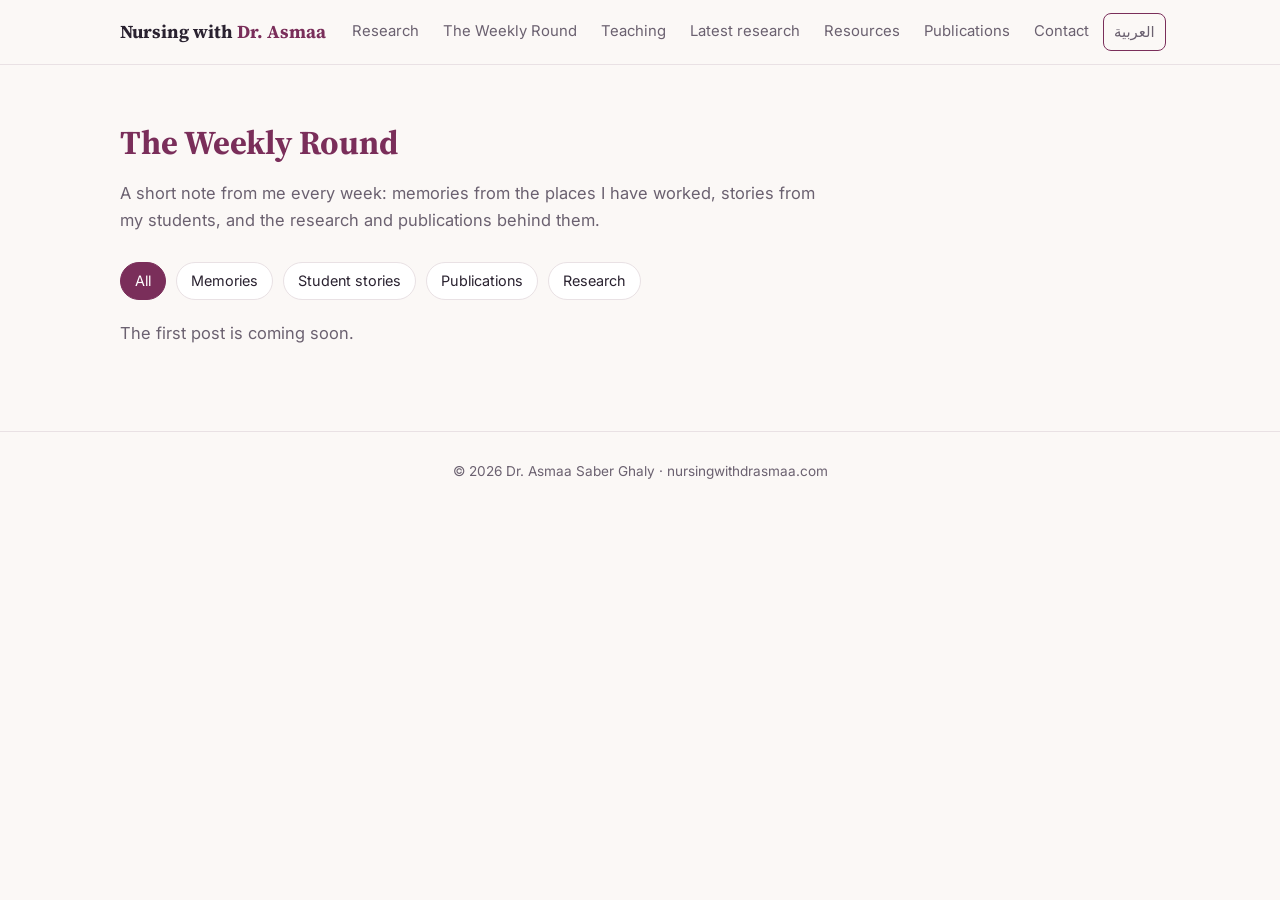
<file: posts.html>
<!doctype html>
<html lang="en" dir="ltr">
<head>
  <meta charset="utf-8">
  <meta name="viewport" content="width=device-width, initial-scale=1">
  <title>The Weekly Round | Dr. Asmaa Saber Ghaly</title>
  <meta name="description" content="Dr. Asmaa Saber Ghaly, Associate Professor of Obstetric and Gynecologic Nursing. Research, publications and teaching in women's health and nursing education.">
      <link rel="preconnect" href="https://fonts.googleapis.com">
  <link rel="preconnect" href="https://fonts.gstatic.com" crossorigin>
  <link href="https://fonts.googleapis.com/css2?family=Inter:wght@400;500;600&family=Source+Serif+4:wght@600;700&display=swap" rel="stylesheet">
  <link rel="stylesheet" href="assets/style.css">
</head>
<body>

<header class="site-header">
  <div class="wrap">
    <a class="logo" href="index.html">Nursing with <span>Dr. Asmaa</span></a>
    <button class="menu-btn" aria-label="Menu">☰</button>
    <nav class="nav">
      <a href="index.html#research">Research</a>
      <a href="index.html#weekly">The Weekly Round</a>
      <a href="index.html#teaching">Teaching</a>
      <a href="index.html#latest">Latest research</a>
      <a href="index.html#resources">Resources</a>
      <a href="publications.html">Publications</a>
      <a href="index.html#contact">Contact</a>
      <a class="lang" href="ar/posts.html" lang="ar">العربية</a>
    </nav>
  </div>
</header>

<main id="top">
  <section class="block page-head" style="border-top:0">
    <div class="wrap">
      <h2>The Weekly Round</h2>
      <p class="intro">A short note from me every week: memories from the places I have worked, stories from my students, and the research and publications behind them.</p>
      <div class="pub-tools">
        <button class="filter post-filter" data-type="all" aria-pressed="true">All</button>
        <button class="filter post-filter" data-type="memory" aria-pressed="false">Memories</button>
        <button class="filter post-filter" data-type="student" aria-pressed="false">Student stories</button>
        <button class="filter post-filter" data-type="publication" aria-pressed="false">Publications</button>
        <button class="filter post-filter" data-type="research" aria-pressed="false">Research</button>
      </div>
      <div class="posts-list" id="all-posts"></div>
    </div>
  </section>
</main>

<footer>© 2026 Dr. Asmaa Saber Ghaly · nursingwithdrasmaa.com</footer>

<script src="assets/publications.js"></script>
<script src="assets/posts.js"></script>
<script>
  initMenu();
  initAllPosts("en", { soon: "The first post is coming soon.", none: "No posts of this type yet." });
</script>
</body>
</html>
</file>
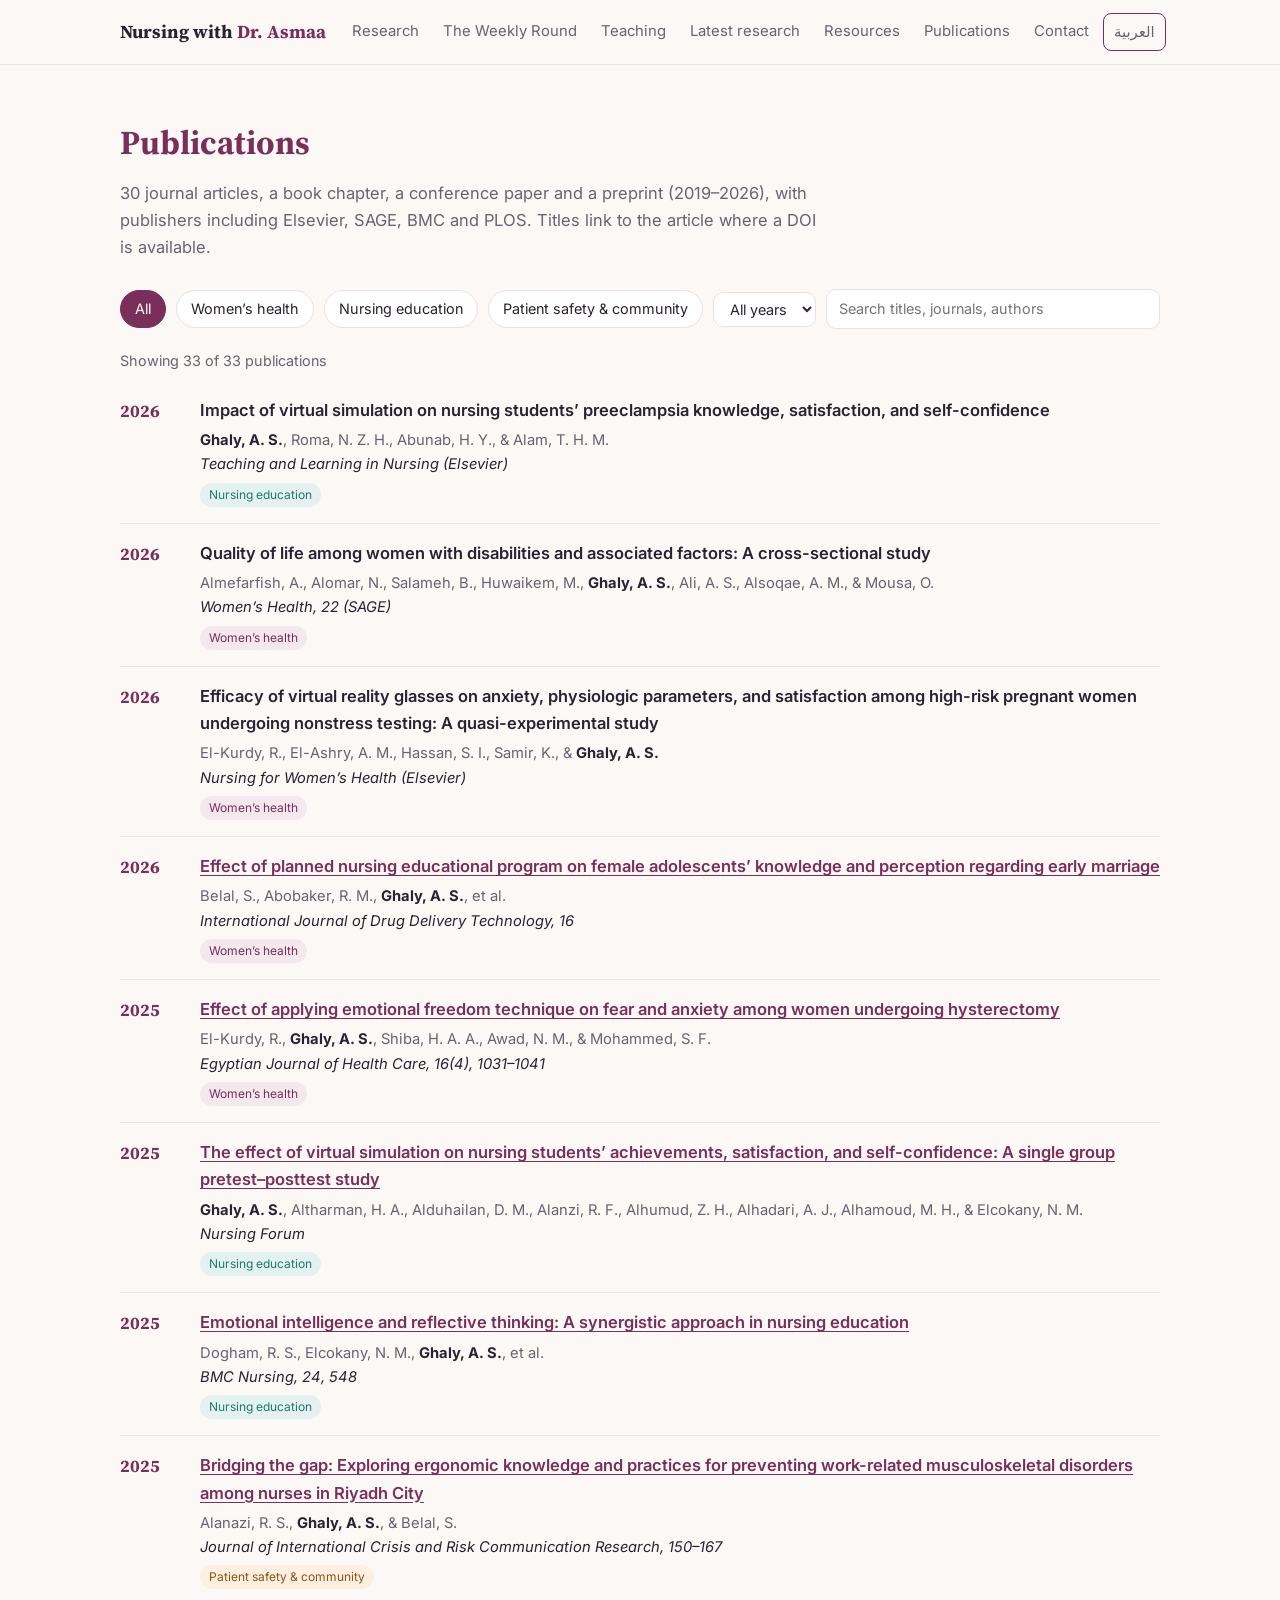
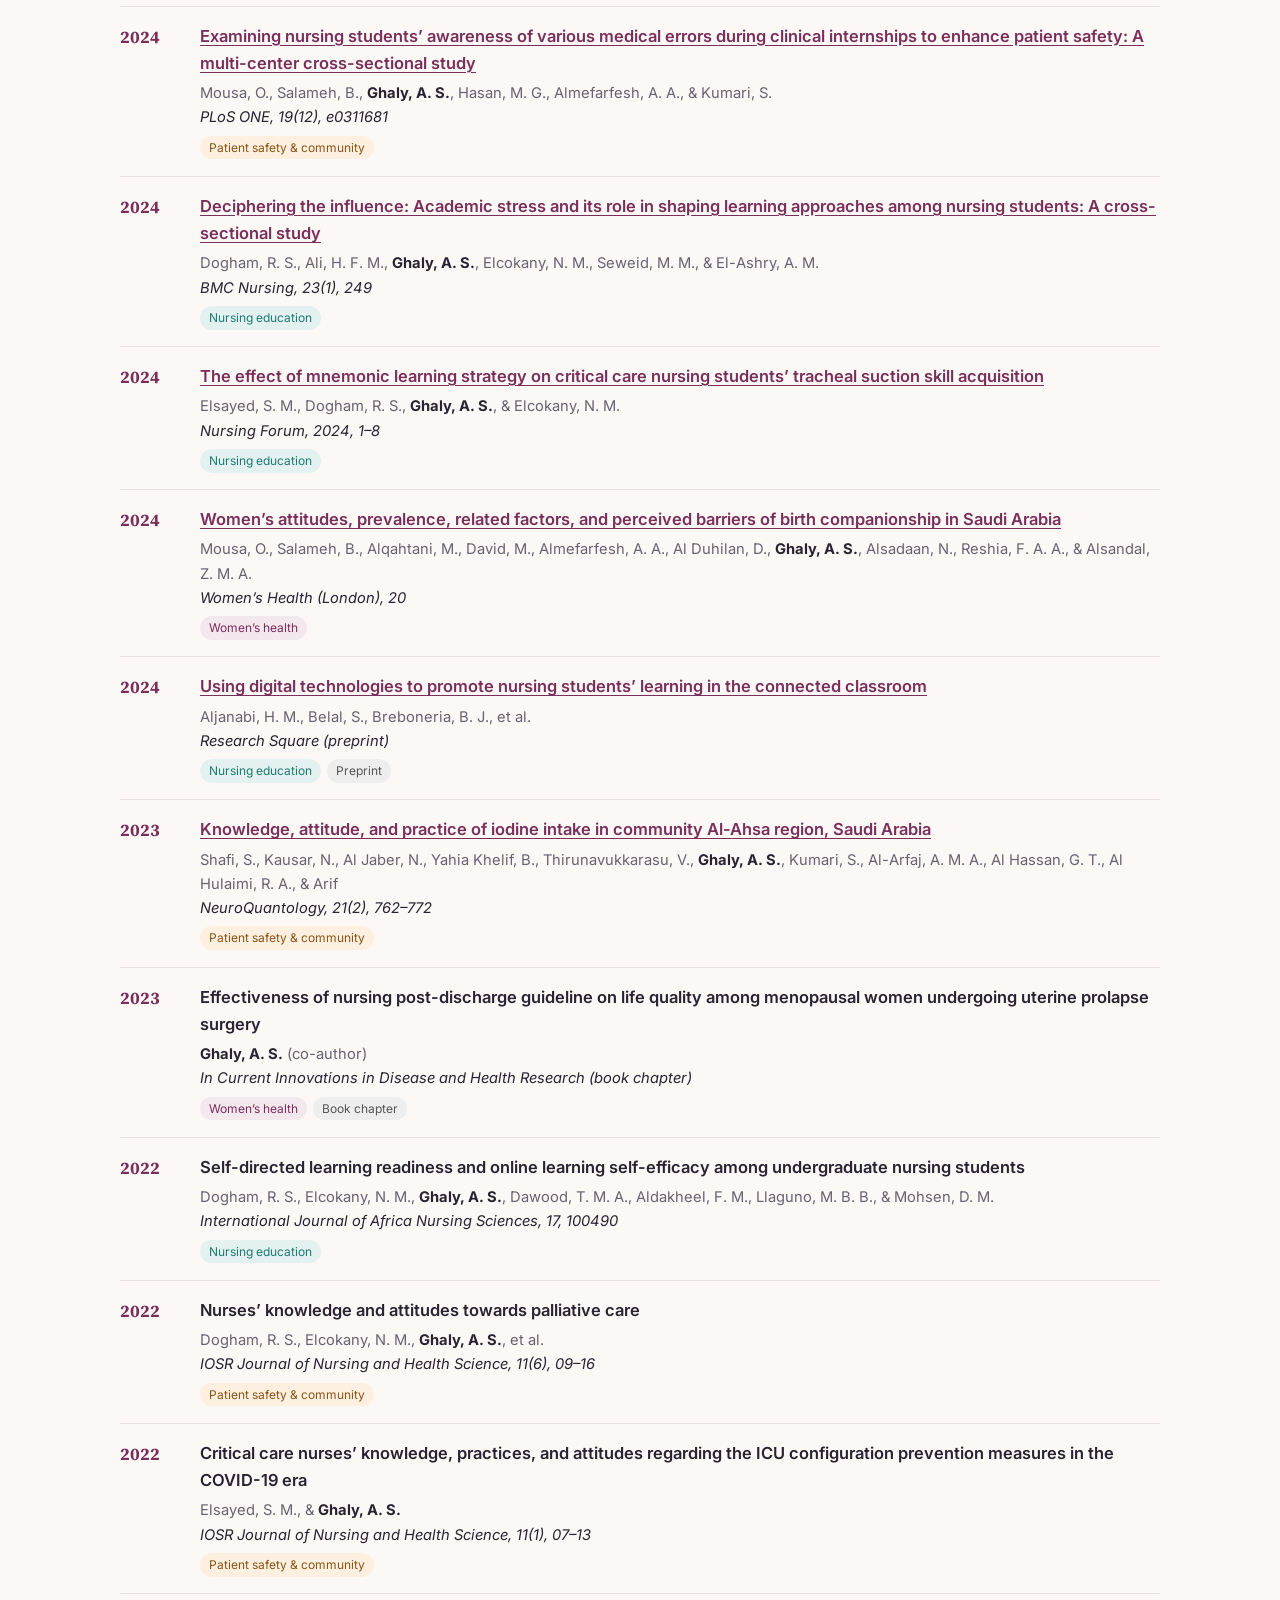
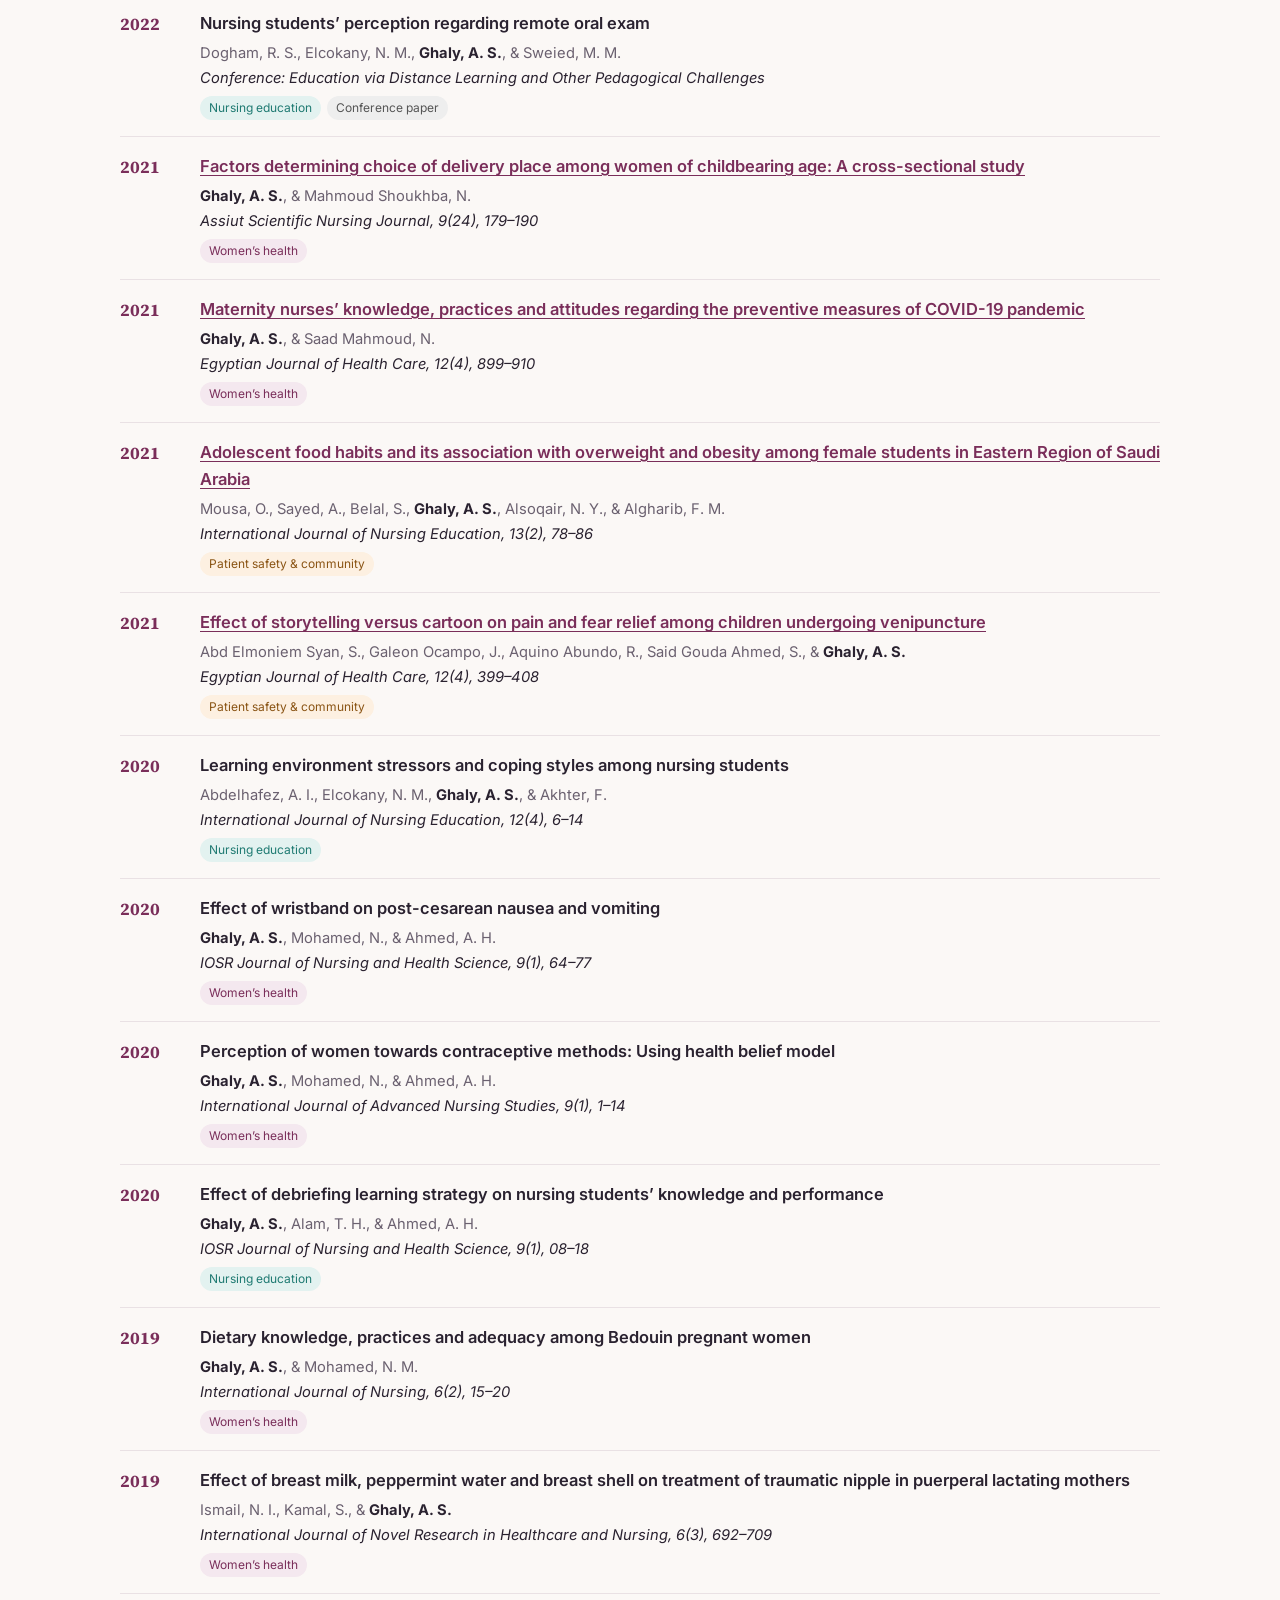
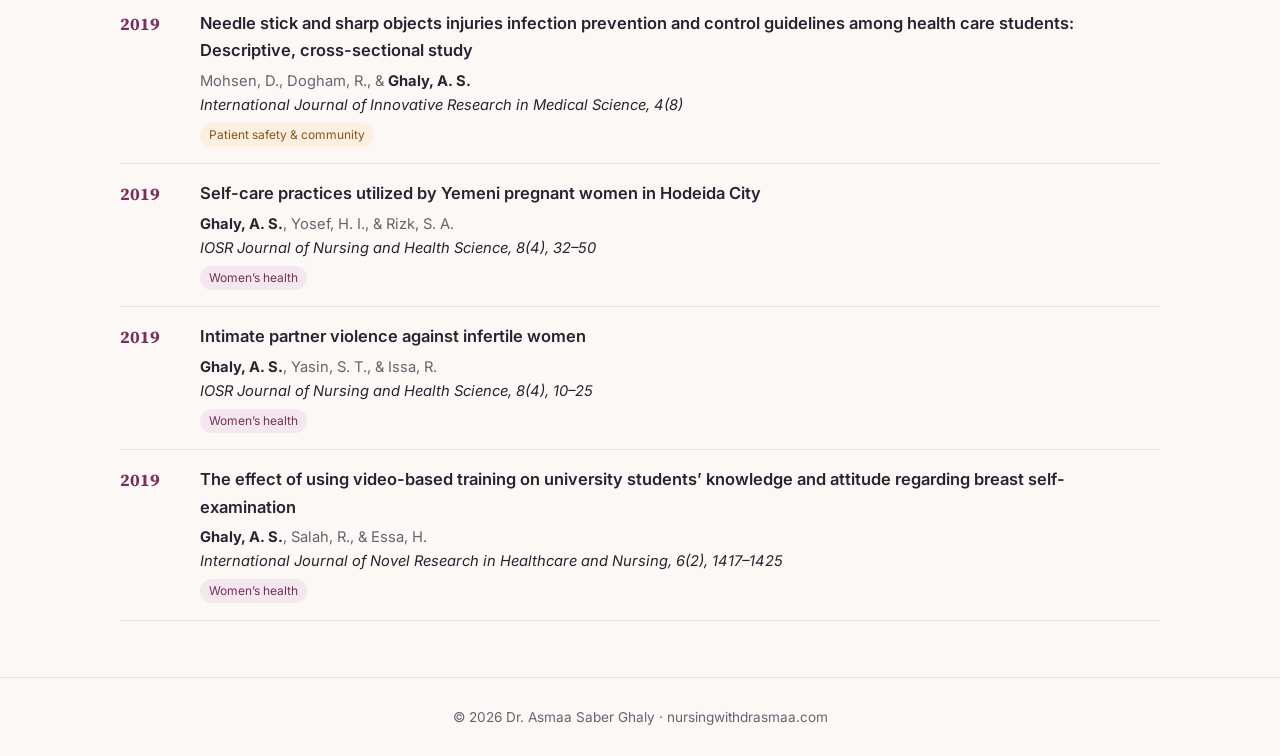
<file: publications.html>
<!doctype html>
<html lang="en" dir="ltr">
<head>
  <meta charset="utf-8">
  <meta name="viewport" content="width=device-width, initial-scale=1">
  <title>Publications | Dr. Asmaa Saber Ghaly</title>
  <meta name="description" content="Dr. Asmaa Saber Ghaly, Associate Professor of Obstetric and Gynecologic Nursing. Research, publications and teaching in women's health and nursing education.">
      <link rel="preconnect" href="https://fonts.googleapis.com">
  <link rel="preconnect" href="https://fonts.gstatic.com" crossorigin>
  <link href="https://fonts.googleapis.com/css2?family=Inter:wght@400;500;600&family=Source+Serif+4:wght@600;700&display=swap" rel="stylesheet">
  <link rel="stylesheet" href="assets/style.css">
</head>
<body>

<header class="site-header">
  <div class="wrap">
    <a class="logo" href="index.html">Nursing with <span>Dr. Asmaa</span></a>
    <button class="menu-btn" aria-label="Menu">☰</button>
    <nav class="nav">
      <a href="index.html#research">Research</a>
      <a href="index.html#weekly">The Weekly Round</a>
      <a href="index.html#teaching">Teaching</a>
      <a href="index.html#latest">Latest research</a>
      <a href="index.html#resources">Resources</a>
      <a href="publications.html">Publications</a>
      <a href="index.html#contact">Contact</a>
      <a class="lang" href="ar/publications.html" lang="ar">العربية</a>
    </nav>
  </div>
</header>

<main id="top">

  <section class="block page-head" id="publications" style="border-top:0">
    <div class="wrap">
      <h2>Publications</h2>
      <p class="intro">30 journal articles, a book chapter, a conference paper and a preprint (2019–2026), with publishers including Elsevier, SAGE, BMC and PLOS. Titles link to the article where a DOI is available.</p>
      <div class="pub-tools">
        <button class="filter" data-topic="all" aria-pressed="true">All</button>
        <button class="filter" data-topic="W" aria-pressed="false">Women’s health</button>
        <button class="filter" data-topic="E" aria-pressed="false">Nursing education</button>
        <button class="filter" data-topic="S" aria-pressed="false">Patient safety &amp; community</button>
        <select id="pub-year" aria-label="Year"><option value="all">All years</option></select>
        <input id="pub-search" type="search" placeholder="Search titles, journals, authors" aria-label="Search publications">
      </div>
      <div class="pub-count" id="pub-count"></div>
      <ul class="pubs" id="pubs"></ul>
    </div>
  </section>
</main>

<footer>© 2026 Dr. Asmaa Saber Ghaly · nursingwithdrasmaa.com</footer>

<script src="assets/publications.js"></script>
<script>
  initMenu();
  initPublications({
    topics: { W: "Women’s health", E: "Nursing education", S: "Patient safety & community" },
    types: { conference: "Conference paper", preprint: "Preprint", chapter: "Book chapter" },
    count: n => `Showing ${n} of ${PUBLICATIONS.length} publications`
  });
</script>
</body>
</html>
</file>
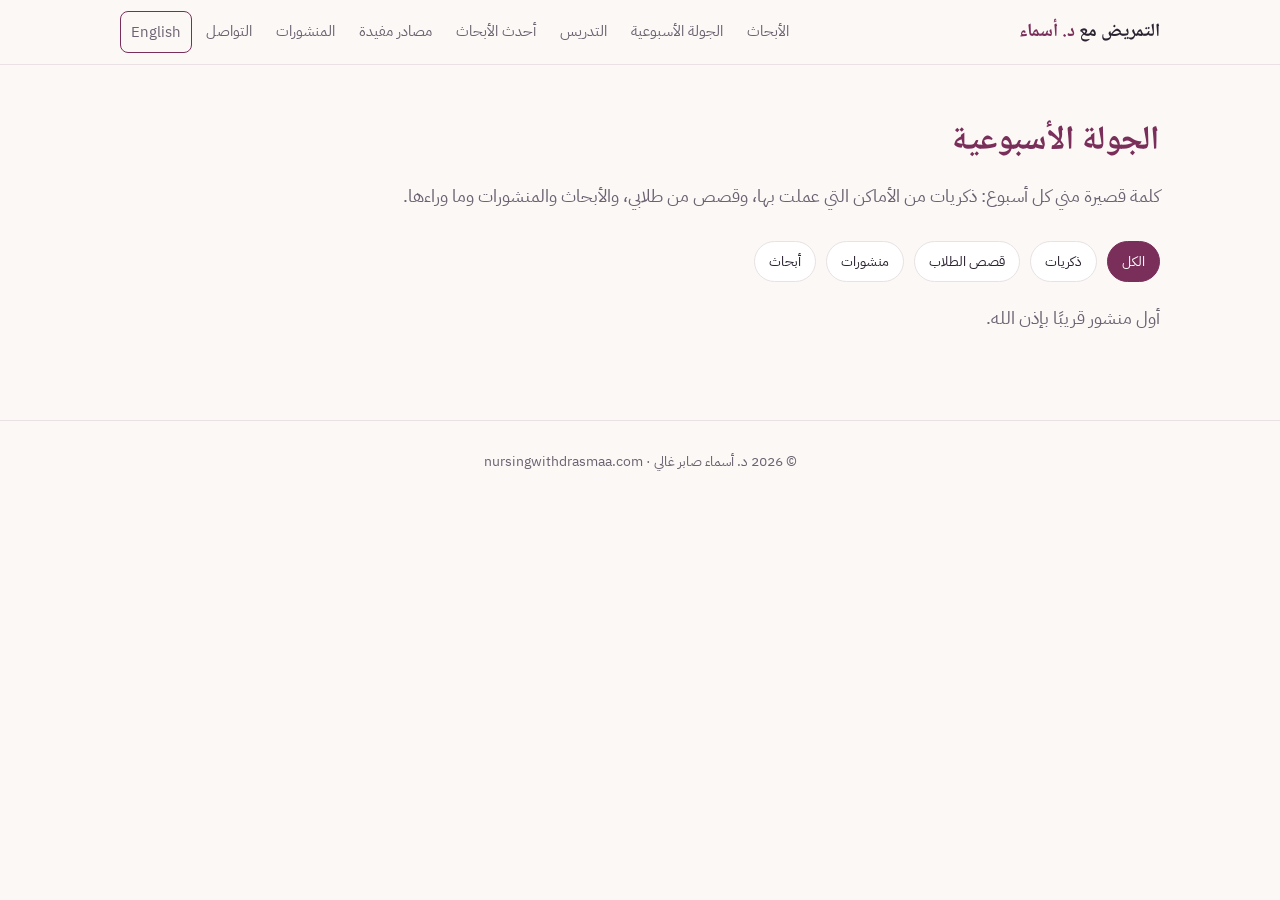
<file: ar/posts.html>
<!doctype html>
<html lang="ar" dir="rtl">
<head>
  <meta charset="utf-8">
  <meta name="viewport" content="width=device-width, initial-scale=1">
  <title>الجولة الأسبوعية | د. أسماء صابر غالي</title>
  <meta name="description" content="د. أسماء صابر غالي، أستاذ مشارك تمريض أمراض النساء والتوليد. الأبحاث والمنشورات والتدريس في صحة المرأة وتعليم التمريض.">
      <link rel="preconnect" href="https://fonts.googleapis.com">
  <link rel="preconnect" href="https://fonts.gstatic.com" crossorigin>
  <link href="https://fonts.googleapis.com/css2?family=IBM+Plex+Sans+Arabic:wght@400;500;600&family=Noto+Naskh+Arabic:wght@600;700&family=Inter:wght@400;600&display=swap" rel="stylesheet">
  <link rel="stylesheet" href="../assets/style.css">
</head>
<body>

<header class="site-header">
  <div class="wrap">
    <a class="logo" href="index.html">التمريض مع <span>د. أسماء</span></a>
    <button class="menu-btn" aria-label="القائمة">☰</button>
    <nav class="nav">
      <a href="index.html#research">الأبحاث</a>
      <a href="index.html#weekly">الجولة الأسبوعية</a>
      <a href="index.html#teaching">التدريس</a>
      <a href="index.html#latest">أحدث الأبحاث</a>
      <a href="index.html#resources">مصادر مفيدة</a>
      <a href="publications.html">المنشورات</a>
      <a href="index.html#contact">التواصل</a>
      <a class="lang" href="../posts.html" lang="en">English</a>
    </nav>
  </div>
</header>

<main id="top">
  <section class="block page-head" style="border-top:0">
    <div class="wrap">
      <h2>الجولة الأسبوعية</h2>
      <p class="intro">كلمة قصيرة مني كل أسبوع: ذكريات من الأماكن التي عملت بها، وقصص من طلابي، والأبحاث والمنشورات وما وراءها.</p>
      <div class="pub-tools">
        <button class="filter post-filter" data-type="all" aria-pressed="true">الكل</button>
        <button class="filter post-filter" data-type="memory" aria-pressed="false">ذكريات</button>
        <button class="filter post-filter" data-type="student" aria-pressed="false">قصص الطلاب</button>
        <button class="filter post-filter" data-type="publication" aria-pressed="false">منشورات</button>
        <button class="filter post-filter" data-type="research" aria-pressed="false">أبحاث</button>
      </div>
      <div class="posts-list" id="all-posts"></div>
    </div>
  </section>
</main>

<footer>© 2026 د. أسماء صابر غالي · nursingwithdrasmaa.com</footer>

<script src="../assets/publications.js"></script>
<script src="../assets/posts.js"></script>
<script>
  initMenu();
  initAllPosts("ar", { soon: "أول منشور قريبًا بإذن الله.", none: "لا توجد منشورات من هذا النوع بعد." });
</script>
</body>
</html>
</file>
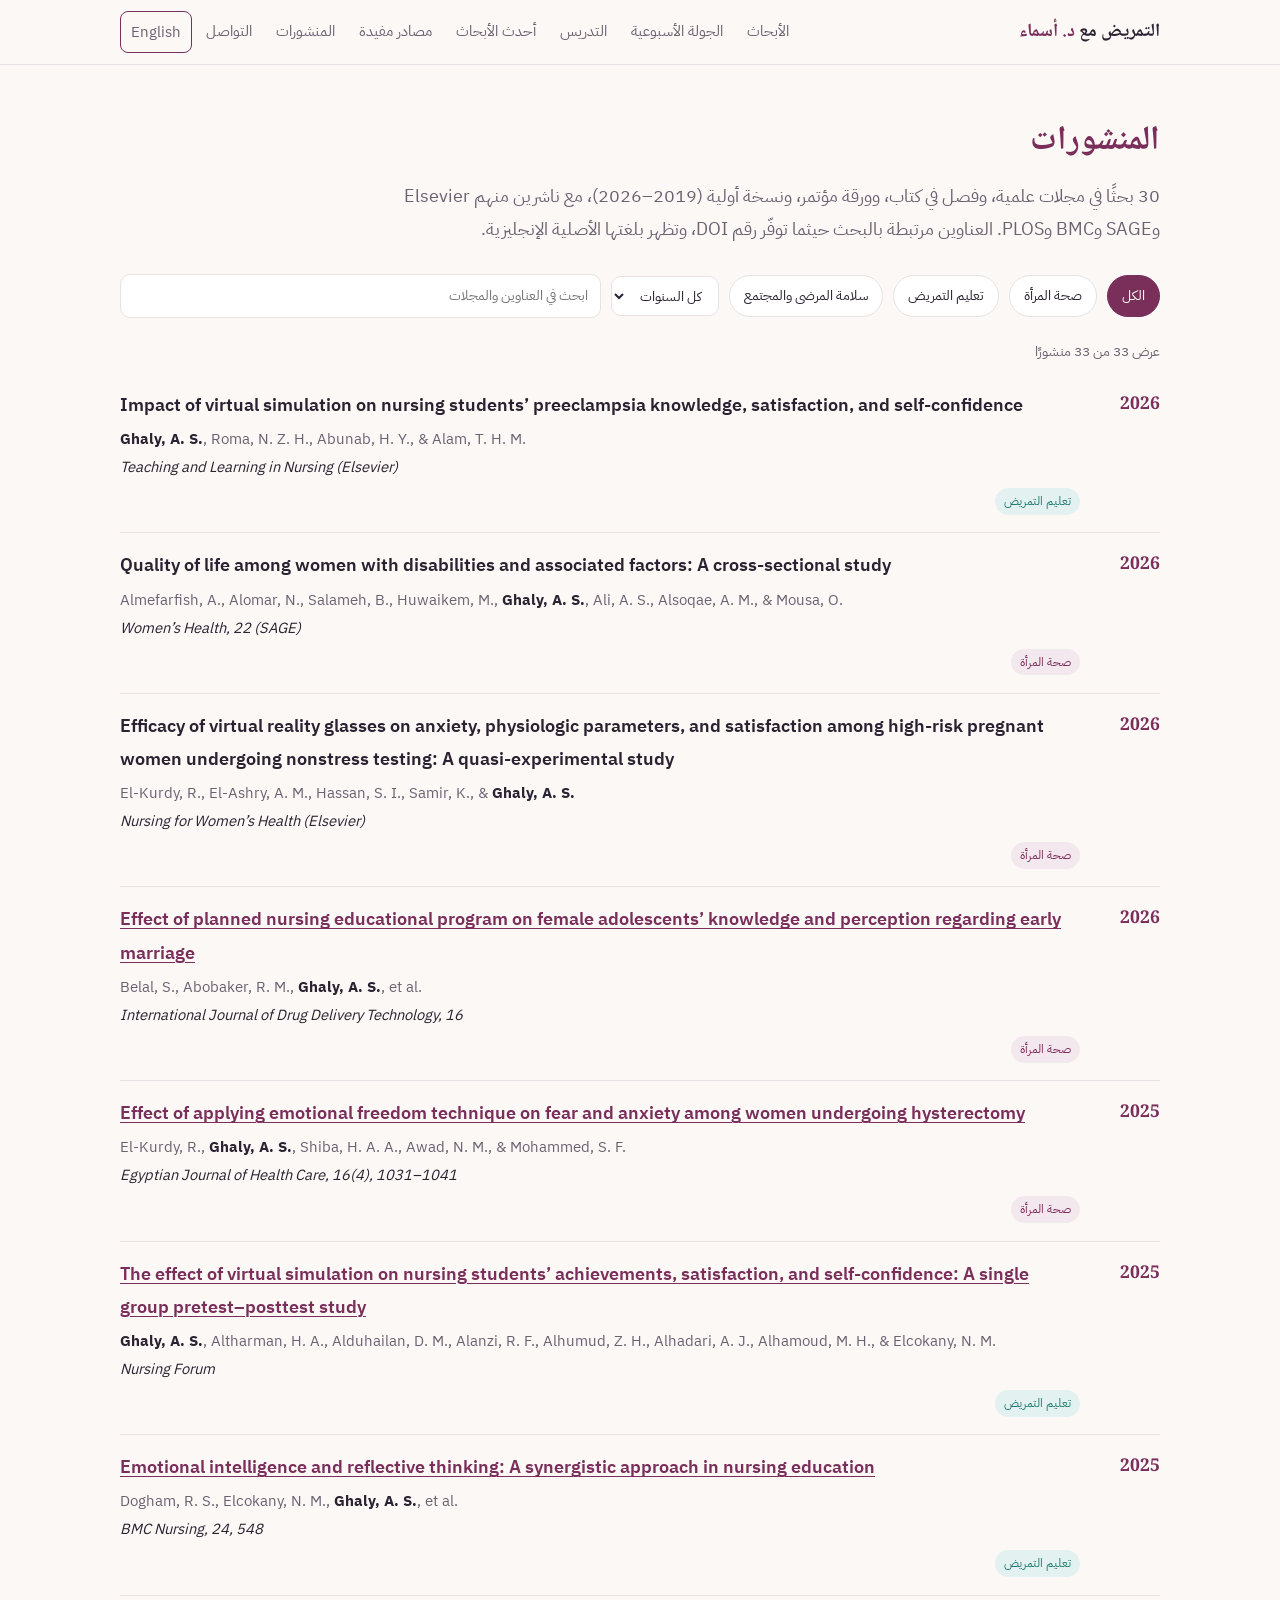
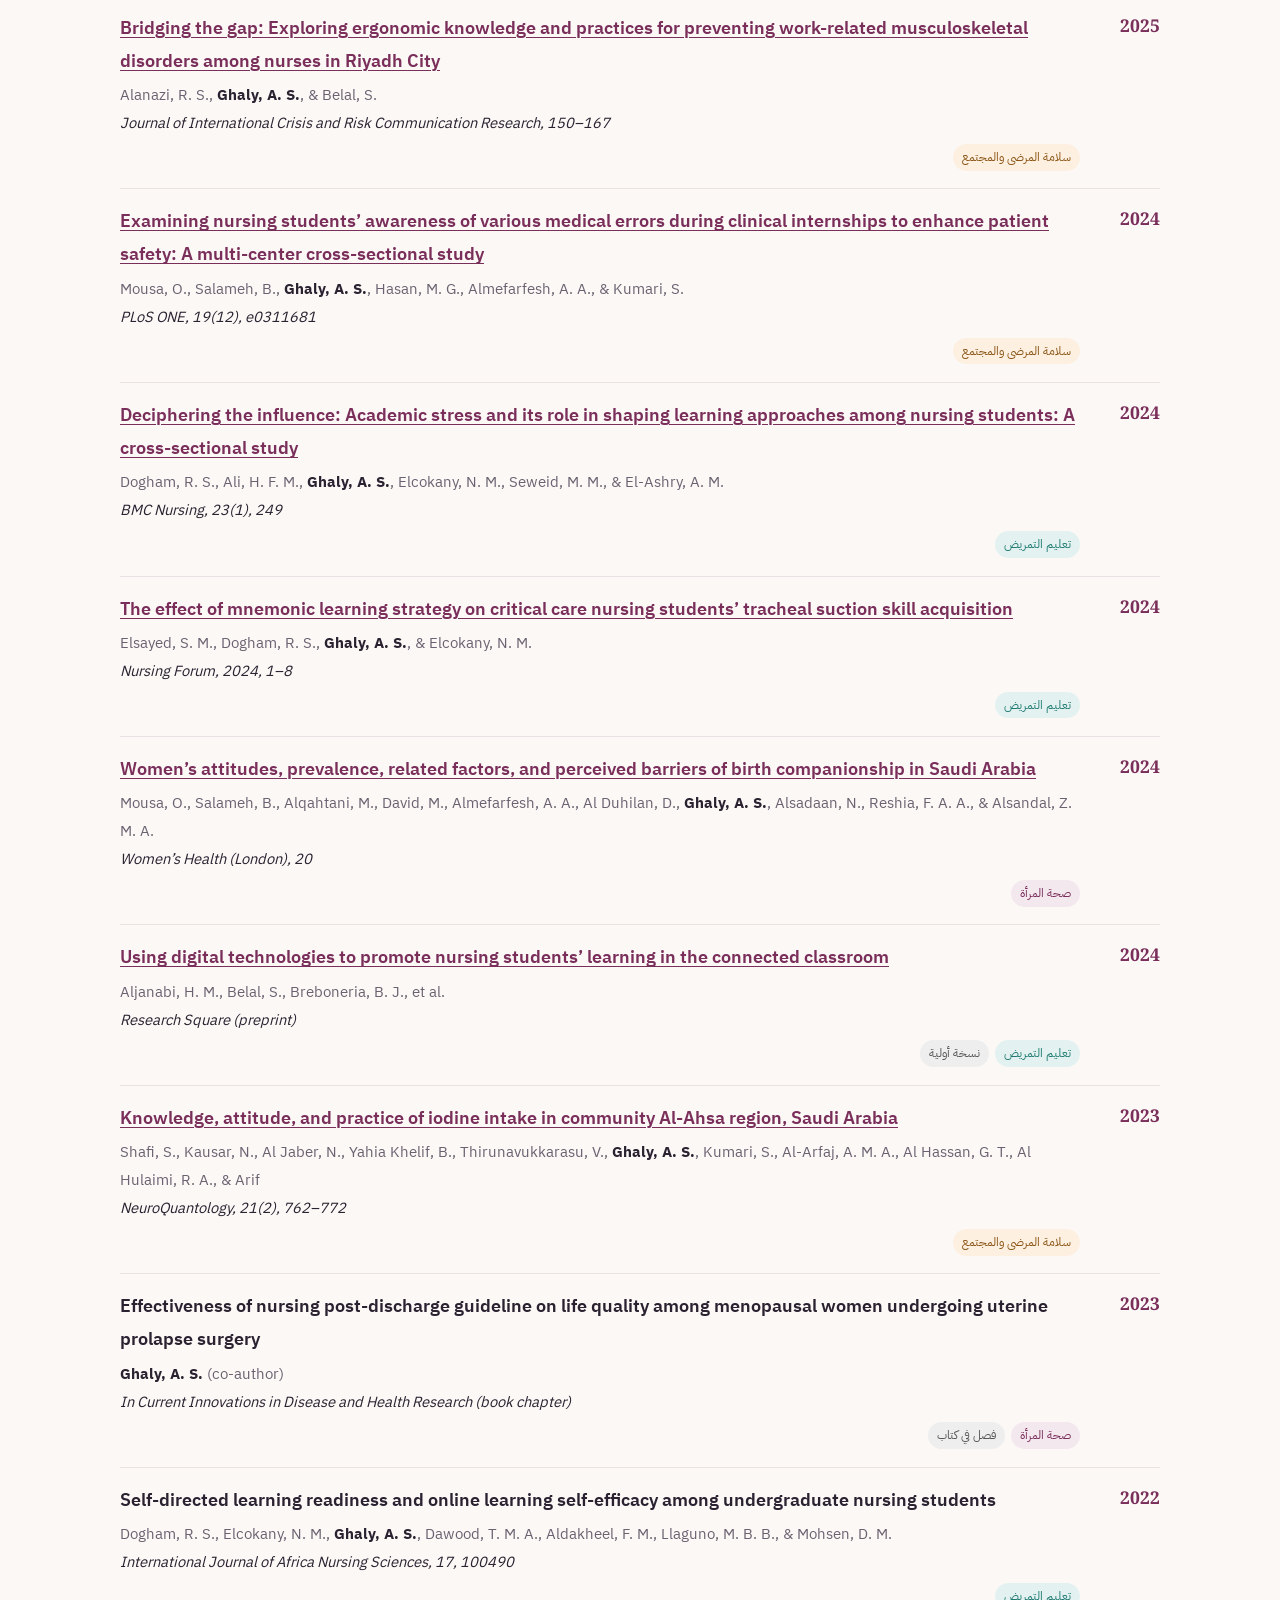
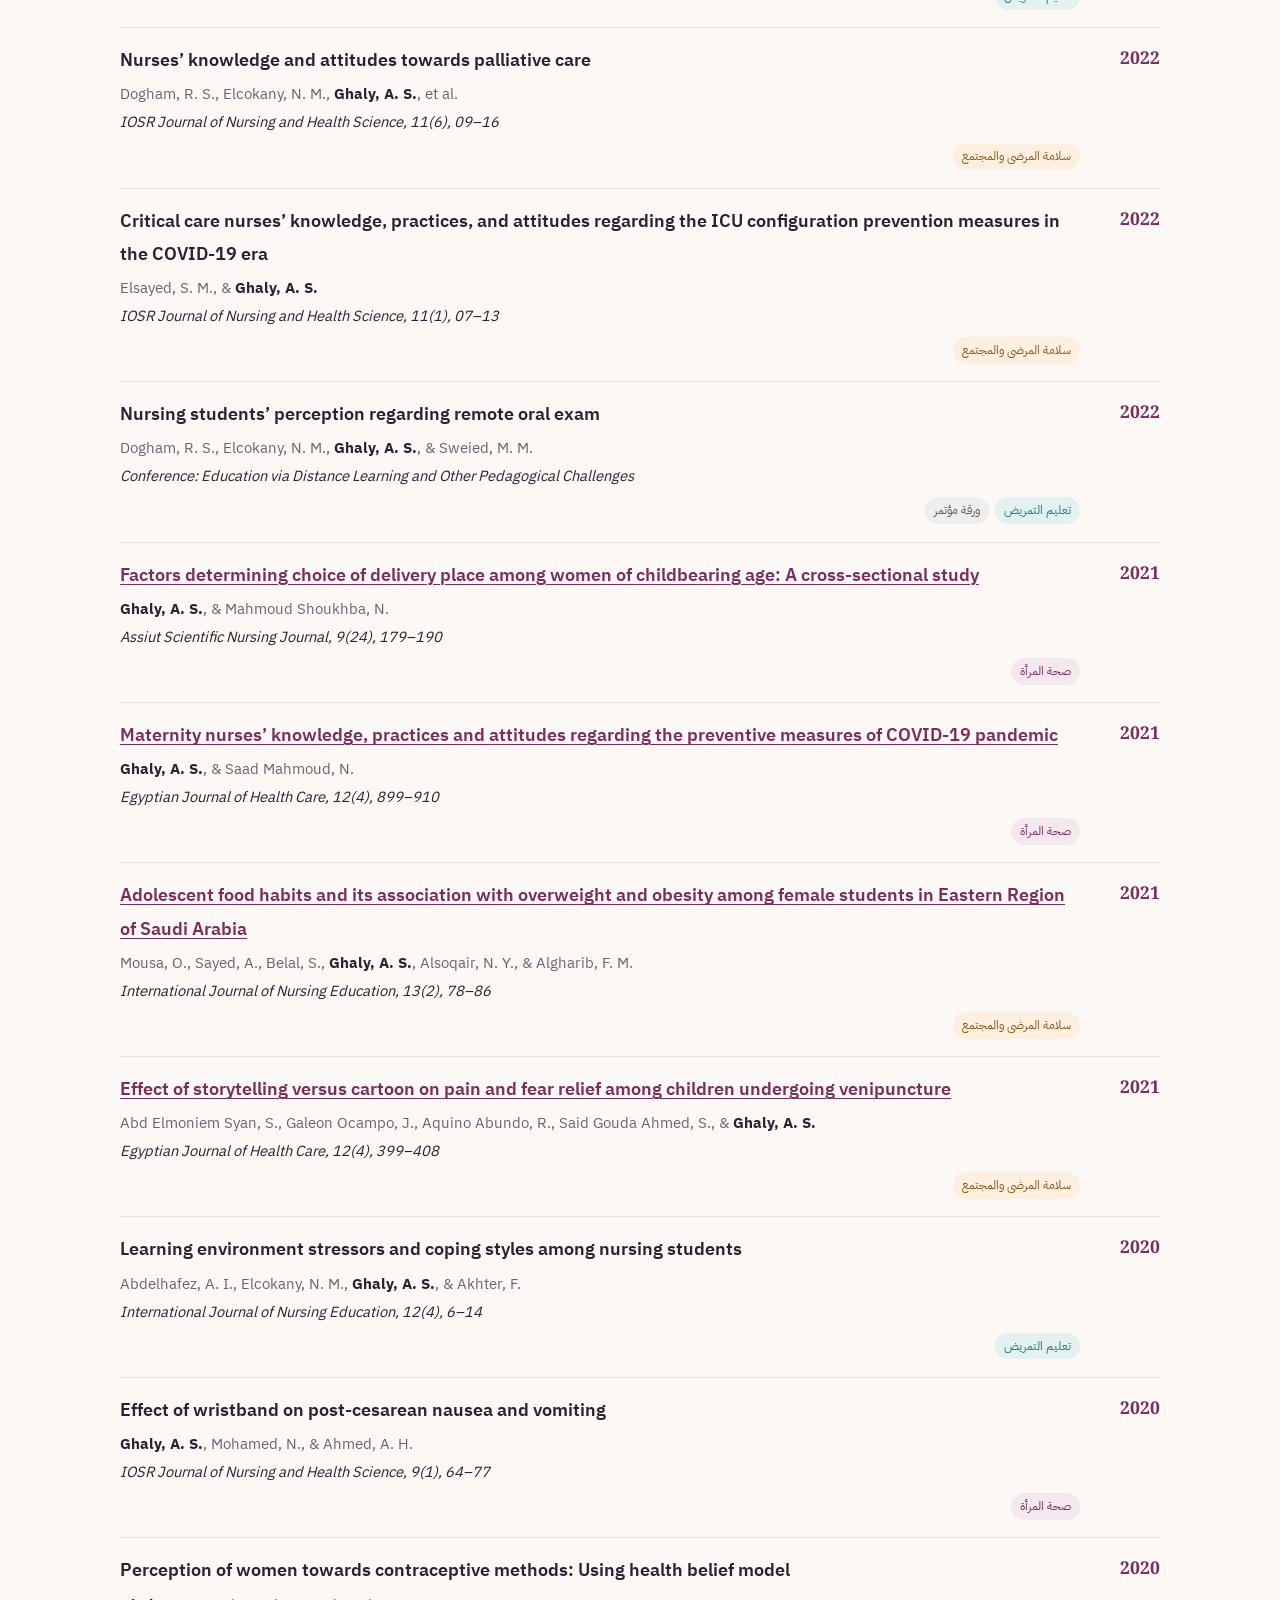
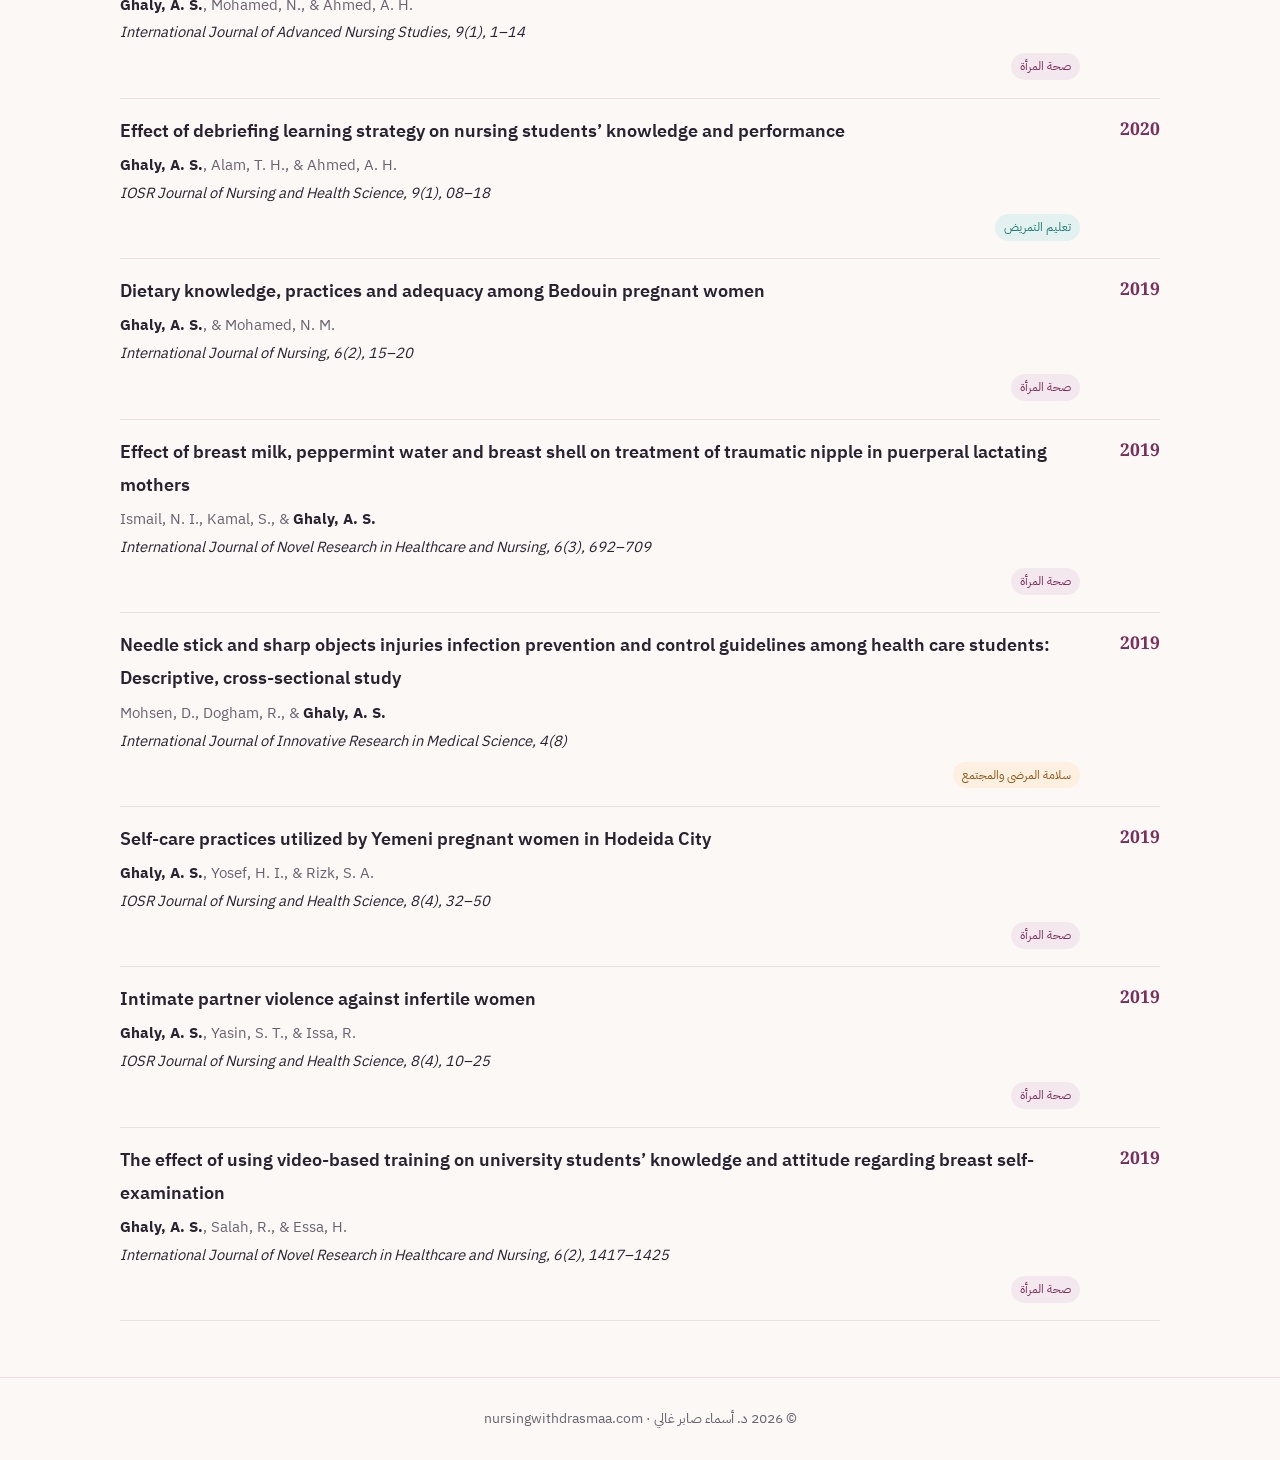
<file: ar/publications.html>
<!doctype html>
<html lang="ar" dir="rtl">
<head>
  <meta charset="utf-8">
  <meta name="viewport" content="width=device-width, initial-scale=1">
  <title>المنشورات | د. أسماء صابر غالي</title>
  <meta name="description" content="د. أسماء صابر غالي، أستاذ مشارك تمريض أمراض النساء والتوليد. الأبحاث والمنشورات والتدريس في صحة المرأة وتعليم التمريض.">
      <link rel="preconnect" href="https://fonts.googleapis.com">
  <link rel="preconnect" href="https://fonts.gstatic.com" crossorigin>
  <link href="https://fonts.googleapis.com/css2?family=IBM+Plex+Sans+Arabic:wght@400;500;600&family=Noto+Naskh+Arabic:wght@600;700&family=Inter:wght@400;600&display=swap" rel="stylesheet">
  <link rel="stylesheet" href="../assets/style.css">
</head>
<body>

<header class="site-header">
  <div class="wrap">
    <a class="logo" href="index.html">التمريض مع <span>د. أسماء</span></a>
    <button class="menu-btn" aria-label="القائمة">☰</button>
    <nav class="nav">
      <a href="index.html#research">الأبحاث</a>
      <a href="index.html#weekly">الجولة الأسبوعية</a>
      <a href="index.html#teaching">التدريس</a>
      <a href="index.html#latest">أحدث الأبحاث</a>
      <a href="index.html#resources">مصادر مفيدة</a>
      <a href="publications.html">المنشورات</a>
      <a href="index.html#contact">التواصل</a>
      <a class="lang" href="../publications.html" lang="en">English</a>
    </nav>
  </div>
</header>

<main id="top">

  <section class="block page-head" id="publications" style="border-top:0">
    <div class="wrap">
      <h2>المنشورات</h2>
      <p class="intro">30 بحثًا في مجلات علمية، وفصل في كتاب، وورقة مؤتمر، ونسخة أولية (2019–2026)، مع ناشرين منهم Elsevier وSAGE وBMC وPLOS. العناوين مرتبطة بالبحث حيثما توفّر رقم DOI، وتظهر بلغتها الأصلية الإنجليزية.</p>
      <div class="pub-tools">
        <button class="filter" data-topic="all" aria-pressed="true">الكل</button>
        <button class="filter" data-topic="W" aria-pressed="false">صحة المرأة</button>
        <button class="filter" data-topic="E" aria-pressed="false">تعليم التمريض</button>
        <button class="filter" data-topic="S" aria-pressed="false">سلامة المرضى والمجتمع</button>
        <select id="pub-year" aria-label="السنة"><option value="all">كل السنوات</option></select>
        <input id="pub-search" type="search" placeholder="ابحث في العناوين والمجلات" aria-label="البحث في المنشورات">
      </div>
      <div class="pub-count" id="pub-count"></div>
      <ul class="pubs" id="pubs"></ul>
    </div>
  </section>
</main>

<footer>© 2026 د. أسماء صابر غالي · nursingwithdrasmaa.com</footer>

<script src="../assets/publications.js"></script>
<script>
  initMenu();
  initPublications({
    topics: { W: "صحة المرأة", E: "تعليم التمريض", S: "سلامة المرضى والمجتمع" },
    types: { conference: "ورقة مؤتمر", preprint: "نسخة أولية", chapter: "فصل في كتاب" },
    count: n => `عرض ${n} من ${PUBLICATIONS.length} منشورًا`
  });
</script>
</body>
</html>
</file>
<file: assets/style.css>
:root {
  --bg: #fbf8f6;
  --surface: #ffffff;
  --ink: #2a2230;
  --muted: #6b6170;
  --line: #e9e1e4;
  --brand: #7a2e5a;
  --brand-soft: #f4e8ef;
  --accent: #1f7a72;
  --accent-soft: #e3f2f0;
  --radius: 14px;
  --serif: "Source Serif 4", Georgia, serif;
  --sans: "Inter", system-ui, -apple-system, "Segoe UI", sans-serif;
}
html[lang="ar"] {
  --serif: "Noto Naskh Arabic", "Amiri", serif;
  --sans: "IBM Plex Sans Arabic", "Tahoma", sans-serif;
}

* { box-sizing: border-box; }
html { scroll-behavior: smooth; scroll-padding-top: 76px; }
body {
  margin: 0;
  background: var(--bg);
  color: var(--ink);
  font-family: var(--sans);
  font-size: 16.5px;
  line-height: 1.65;
}
html[lang="ar"] body { font-size: 17.5px; line-height: 1.9; }
a { color: var(--brand); text-underline-offset: 3px; }
h1, h2, h3 { font-family: var(--serif); line-height: 1.25; margin: 0 0 .5em; }
h2 { font-size: clamp(1.6rem, 3vw, 2.1rem); color: var(--brand); }
h3 { font-size: 1.15rem; }
.wrap { max-width: 1080px; margin: 0 auto; padding: 0 20px; }

/* Header */
.site-header {
  position: sticky; top: 0; z-index: 10;
  background: rgba(251, 248, 246, .92);
  backdrop-filter: blur(8px);
  border-bottom: 1px solid var(--line);
}
.site-header .wrap { display: flex; align-items: center; gap: 16px; height: 64px; }
.logo { font-family: var(--serif); font-weight: 700; font-size: 1.15rem; color: var(--ink); text-decoration: none; white-space: nowrap; }
.logo span { color: var(--brand); }
.nav { display: flex; gap: 4px; margin-inline-start: auto; }
.nav a { white-space: nowrap; color: var(--muted); text-decoration: none; padding: 6px 10px; border-radius: 8px; font-size: .93rem; }
.nav a:hover { color: var(--brand); background: var(--brand-soft); }
.lang {
  border: 1px solid var(--brand); color: var(--brand); text-decoration: none;
  padding: 5px 12px; border-radius: 999px; font-size: .9rem; white-space: nowrap;
}
.lang:hover { background: var(--brand); color: #fff; }
.menu-btn { display: none; margin-inline-start: auto; background: none; border: 1px solid var(--line); border-radius: 8px; padding: 6px 10px; font-size: 1.1rem; cursor: pointer; color: var(--ink); }

/* Hero */
.hero { padding: 64px 0 48px; }
.hero-grid { display: grid; grid-template-columns: 200px 1fr; gap: 40px; align-items: center; }
.portrait {
  width: 200px; height: 200px; border-radius: 50%;
  background: linear-gradient(135deg, var(--brand), var(--accent));
  display: grid; place-items: center; color: #fff;
  font-family: var(--serif); font-size: 4rem; font-weight: 700;
  box-shadow: 0 12px 30px rgba(122, 46, 90, .25);
  overflow: hidden;
}
.portrait img { width: 100%; height: 100%; object-fit: cover; }
.hero h1 { font-size: clamp(2rem, 4.5vw, 3rem); margin-bottom: .3em; }
.titles { list-style: none; padding: 0; margin: 0 0 18px; }
.titles li { color: var(--muted); font-weight: 500; }
.titles li strong { color: var(--accent); font-weight: 600; }
.lead { font-size: 1.08rem; max-width: 62ch; margin: 0 0 22px; }
.links { display: flex; flex-wrap: wrap; gap: 8px; }
.chip-link {
  display: inline-flex; align-items: center; gap: 6px;
  background: var(--surface); border: 1px solid var(--line); border-radius: 999px;
  padding: 6px 14px; text-decoration: none; color: var(--ink); font-size: .9rem;
}
.chip-link:hover { border-color: var(--brand); color: var(--brand); }

.stats { display: grid; grid-template-columns: repeat(4, 1fr); gap: 12px; margin-top: 40px; }
.stat { background: var(--surface); border: 1px solid var(--line); border-radius: var(--radius); padding: 16px 18px; }
.stat b { display: block; font-family: var(--serif); font-size: 1.9rem; color: var(--brand); line-height: 1.1; }
.stat span { color: var(--muted); font-size: .9rem; }

/* Sections */
section.block { padding: 56px 0; border-top: 1px solid var(--line); }
section.block.alt { background: var(--surface); }
.intro { color: var(--muted); max-width: 70ch; margin: 0 0 28px; }
.grid-3 { display: grid; grid-template-columns: repeat(3, 1fr); gap: 16px; }
.grid-2 { display: grid; grid-template-columns: repeat(2, 1fr); gap: 16px; }
.card { background: var(--surface); border: 1px solid var(--line); border-radius: var(--radius); padding: 22px; }
.alt .card { background: var(--bg); }
.card .icon { font-size: 1.6rem; margin-bottom: 8px; }
.card p, .card ul { margin: 0; color: var(--muted); }
.card ul { padding-inline-start: 18px; }
.card li { margin: 4px 0; }

/* Publications */
.pub-tools { display: flex; flex-wrap: wrap; gap: 10px; align-items: center; margin-bottom: 20px; }
.filter {
  border: 1px solid var(--line); background: var(--surface); color: var(--ink);
  border-radius: 999px; padding: 6px 14px; font: inherit; font-size: .9rem; cursor: pointer;
}
.filter[aria-pressed="true"] { background: var(--brand); border-color: var(--brand); color: #fff; }
.pub-tools select, .pub-tools input {
  font: inherit; font-size: .9rem; padding: 7px 12px; border: 1px solid var(--line);
  border-radius: 10px; background: var(--surface); color: var(--ink);
}
.pub-tools input { flex: 1; min-width: 180px; }
.pub-count { color: var(--muted); font-size: .9rem; margin-bottom: 8px; }
.pubs { list-style: none; padding: 0; margin: 0; }
.pub { display: grid; grid-template-columns: 64px 1fr; gap: 16px; padding: 16px 0; border-bottom: 1px solid var(--line); }
.pub .yr { font-family: var(--serif); font-weight: 700; color: var(--brand); font-size: 1.1rem; }
.pub .t { font-weight: 600; margin: 0 0 4px; direction: ltr; text-align: left; }
.pub .a, .pub .v { color: var(--muted); font-size: .92rem; margin: 0; direction: ltr; text-align: left; }
.pub .a b { color: var(--ink); }
.pub .v i { color: var(--ink); }
.tag { display: inline-block; font-size: .75rem; padding: 2px 9px; border-radius: 999px; margin-top: 6px; margin-inline-end: 6px; }
.tag.W { background: var(--brand-soft); color: var(--brand); }
.tag.E { background: var(--accent-soft); color: var(--accent); }
.tag.S { background: #fdf0e1; color: #8a5414; }
.tag.type { background: #eee; color: #555; }

/* Timeline */
.timeline { list-style: none; padding: 0; margin: 0; border-inline-start: 2px solid var(--line); }
.timeline li { position: relative; padding: 0 0 22px; padding-inline-start: 22px; }
.timeline li::before {
  content: ""; position: absolute; inset-inline-start: -7px; top: 7px;
  width: 12px; height: 12px; border-radius: 50%; background: var(--brand);
}
.timeline .when { font-size: .85rem; color: var(--accent); font-weight: 600; }
.timeline p { margin: 2px 0 0; color: var(--muted); }

/* Contact */
.contact { text-align: center; }
.contact .big { font-family: var(--serif); font-size: clamp(1.2rem, 3vw, 1.6rem); }
.contact .links { justify-content: center; margin-top: 18px; }

/* Latest research feed */
.feed { list-style: none; padding: 0; margin: 0; display: grid; grid-template-columns: repeat(2, 1fr); gap: 12px; }
.feed-item { background: var(--surface); border: 1px solid var(--line); border-radius: var(--radius); padding: 16px 18px; direction: ltr; text-align: left; }
.alt .feed-item { background: var(--bg); }
.feed-item .ft { font-weight: 600; text-decoration: none; display: block; margin-bottom: 6px; line-height: 1.45; }
.feed-item .ft:hover { text-decoration: underline; }
.feed-item .fm { margin: 0; color: var(--muted); font-size: .88rem; }
.feed-status { color: var(--muted); font-size: .9rem; margin-bottom: 12px; }

/* Resources */
.res-group h3 { display: flex; align-items: center; gap: 8px; }
.res-list { list-style: none; padding: 0 !important; margin: 0; }
.res-list li { padding: 10px 0; border-bottom: 1px solid var(--line); margin: 0 !important; }
.res-list li:last-child { border-bottom: 0; }
.res-list a { font-weight: 600; text-decoration: none; }
.res-list a:hover { text-decoration: underline; }
.res-list span { display: block; color: var(--muted); font-size: .9rem; }

/* Weekly posts */
.post-cards { display: grid; grid-template-columns: repeat(3, 1fr); gap: 16px; }
.post-card { text-decoration: none; color: inherit; display: flex; flex-direction: column; gap: 6px; transition: border-color .15s, transform .15s; }
.post-card:hover { border-color: var(--brand); transform: translateY(-2px); }
.post-card h3 { color: var(--ink); margin: 4px 0 0; }
.post-card p { flex: 1; }
.post-type { background: var(--brand-soft); color: var(--brand); align-self: flex-start; margin-top: 0; }
.post-date { color: var(--accent); font-size: .85rem; font-weight: 600; }
.posts-list { display: grid; gap: 16px; max-width: 760px; }
.post .post-date { margin-inline-start: 8px; }
.post h3 { margin-top: 12px; font-size: 1.4rem; }
.post p { color: var(--ink) !important; margin: 0 0 1em !important; }
.page-head { padding: 48px 0 8px; }
.more-link { display: inline-block; margin-top: 20px; font-weight: 600; text-decoration: none; }
.more-link:hover { text-decoration: underline; }

footer { padding: 28px 0; text-align: center; color: var(--muted); font-size: .85rem; border-top: 1px solid var(--line); }

/* Responsive */
@media (max-width: 900px) {
  .grid-3 { grid-template-columns: 1fr 1fr; }
  .stats { grid-template-columns: 1fr 1fr; }
}
/* The menu has many links, so it collapses earlier than the rest of the layout */
@media (max-width: 1100px) {
  .menu-btn { display: block; }
  .nav {
    display: none; position: absolute; top: 64px; left: 0; right: 0;
    flex-direction: column; background: var(--bg); border-bottom: 1px solid var(--line); padding: 8px 16px 14px;
  }
  .nav.open { display: flex; }
  .lang { margin-inline-start: 0; align-self: flex-start; }
}
@media (max-width: 760px) {
  .hero { padding-top: 36px; }
  .hero-grid { grid-template-columns: 1fr; text-align: center; gap: 20px; }
  .portrait { width: 150px; height: 150px; font-size: 3rem; margin: 0 auto; }
  .lead { margin-inline: auto; }
  .links { justify-content: center; }
  .grid-3, .grid-2, .feed, .post-cards { grid-template-columns: 1fr; }
  .pub { grid-template-columns: 1fr; gap: 2px; }
  .wrap { padding: 0 16px; }
}
</file>
